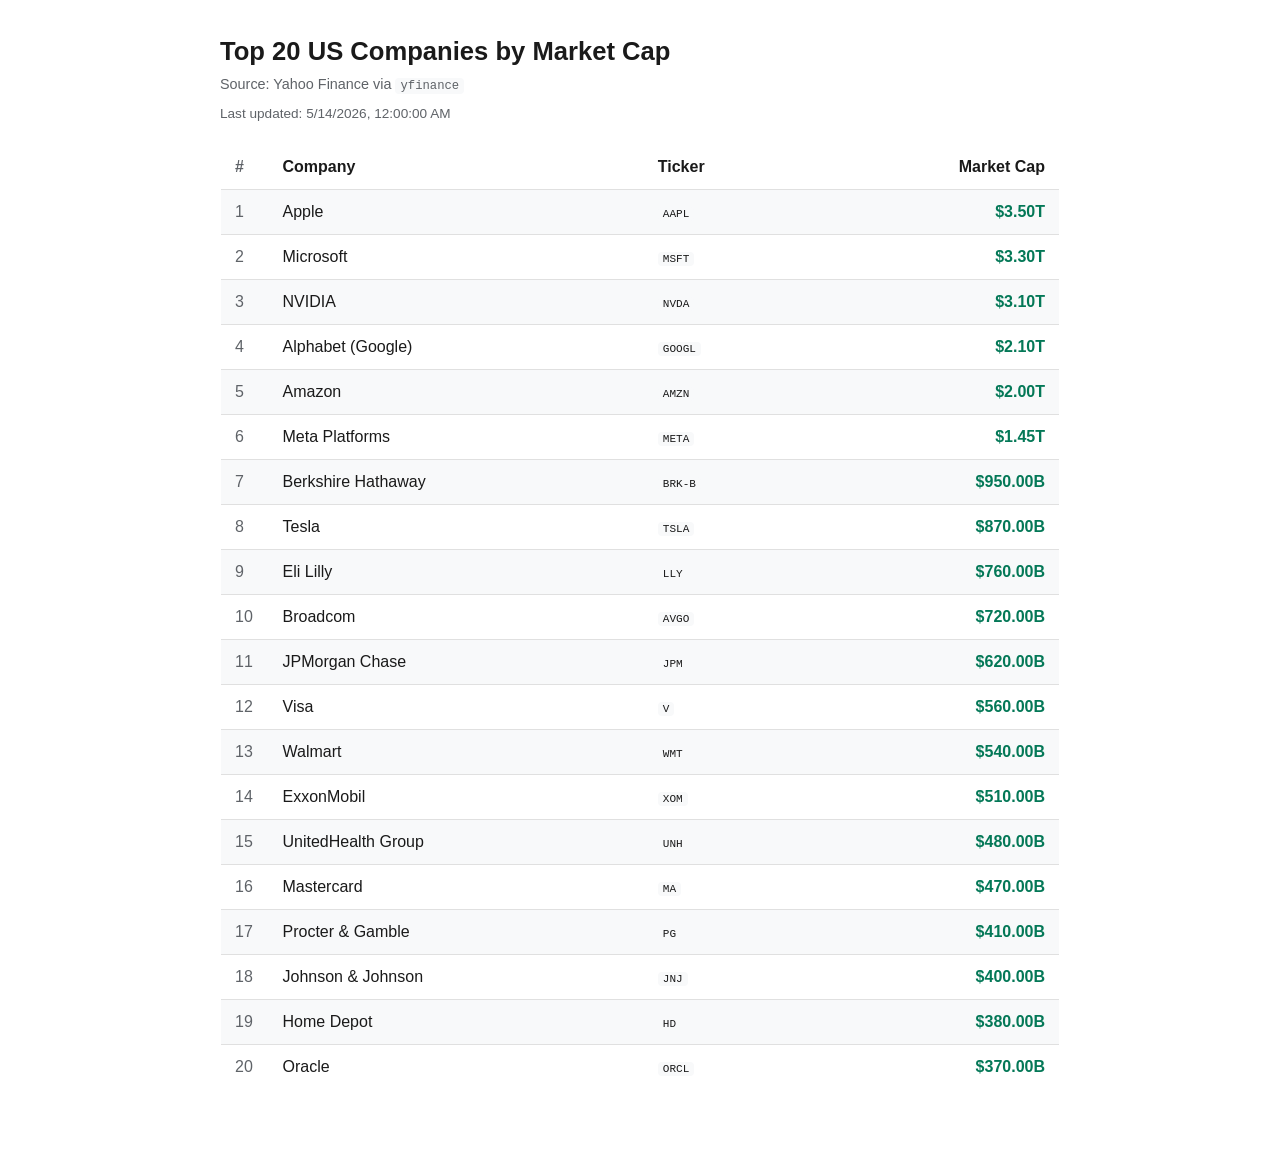
<file: MarketCapApp/index.html>
<!doctype html>
<html lang="en">
  <head>
    <meta charset="utf-8" />
    <meta name="viewport" content="width=device-width, initial-scale=1" />
    <title>Top 20 US Companies by Market Cap</title>
    <link rel="stylesheet" href="styles.css" />
  </head>
  <body>
    <main>
      <header>
        <h1>Top 20 US Companies by Market Cap</h1>
        <p class="subtitle">Source: Yahoo Finance via <code>yfinance</code></p>
        <p class="meta" id="meta">Loading…</p>
      </header>

      <table id="table" hidden>
        <thead>
          <tr>
            <th class="rank">#</th>
            <th>Company</th>
            <th>Ticker</th>
            <th class="num">Market Cap</th>
          </tr>
        </thead>
        <tbody id="rows"></tbody>
      </table>

      <p id="error" class="error" hidden></p>
    </main>

    <script src="app.js"></script>
  </body>
</html>
</file>
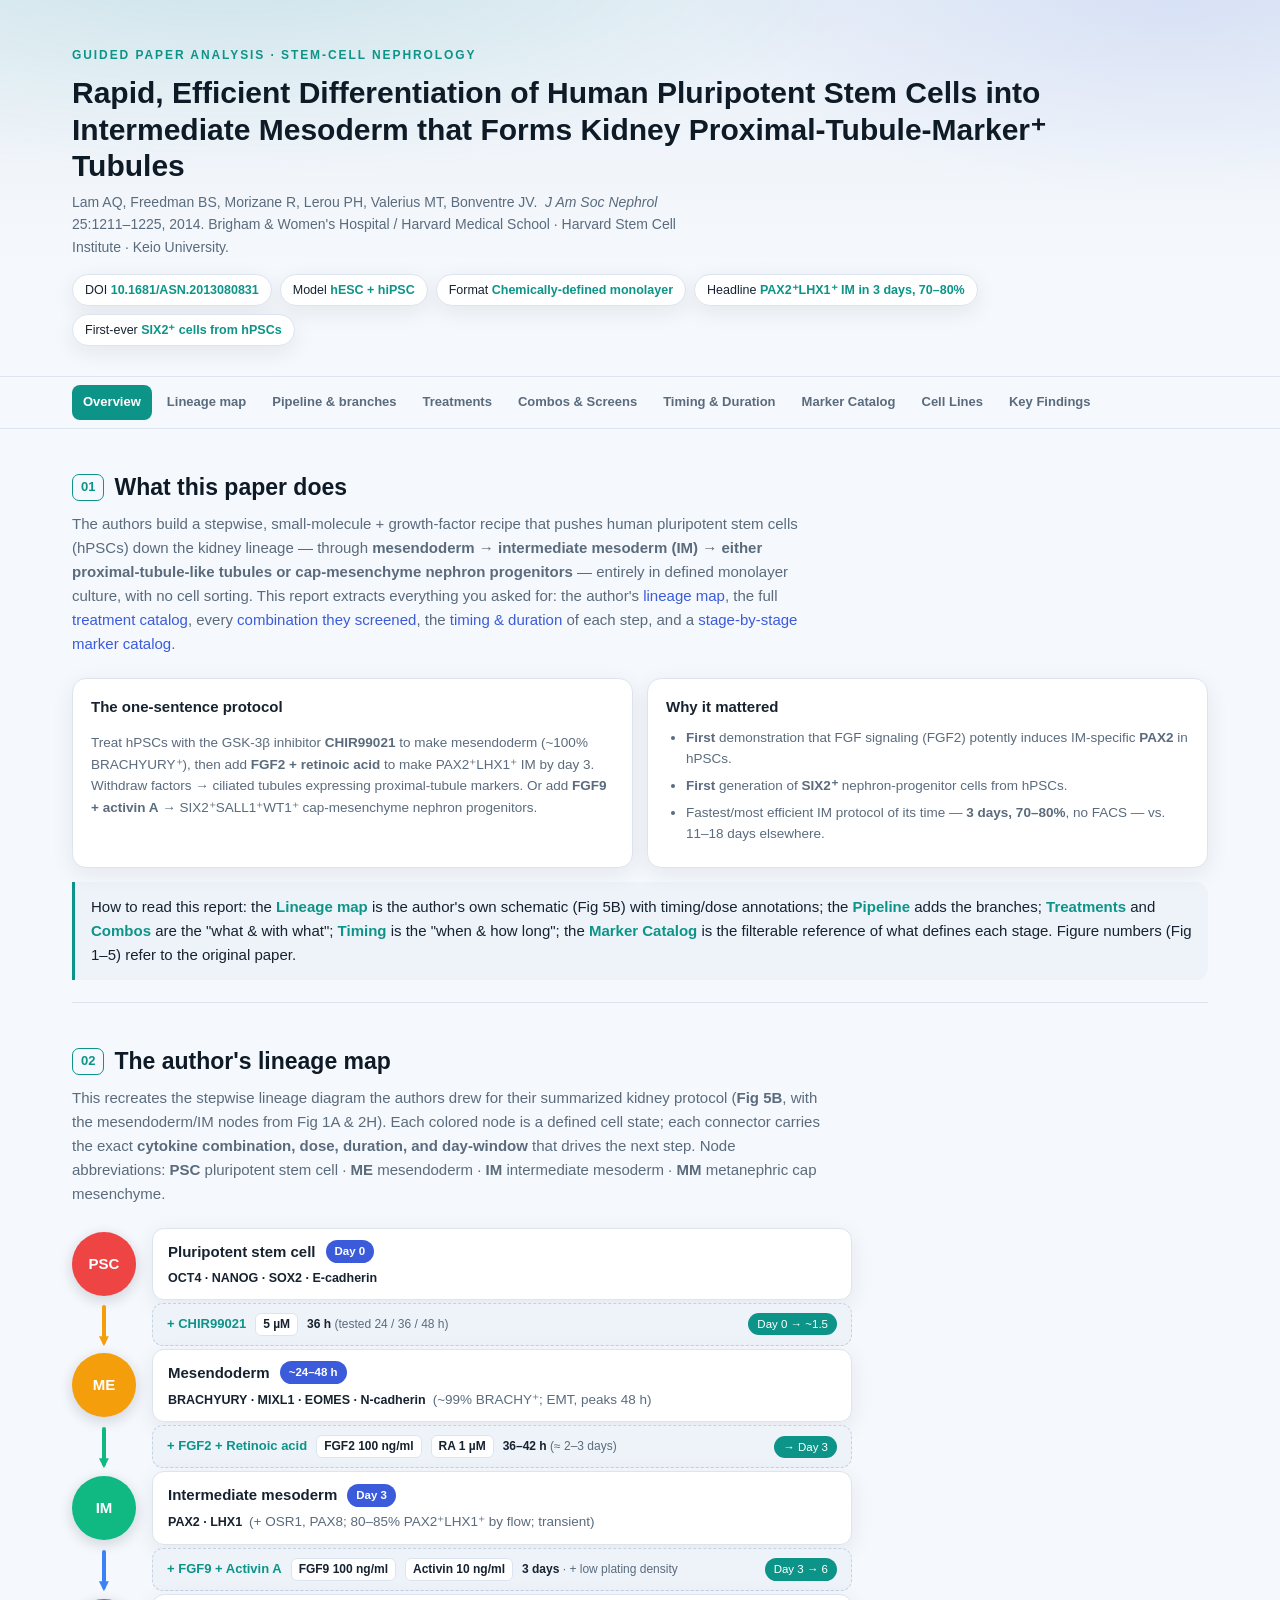
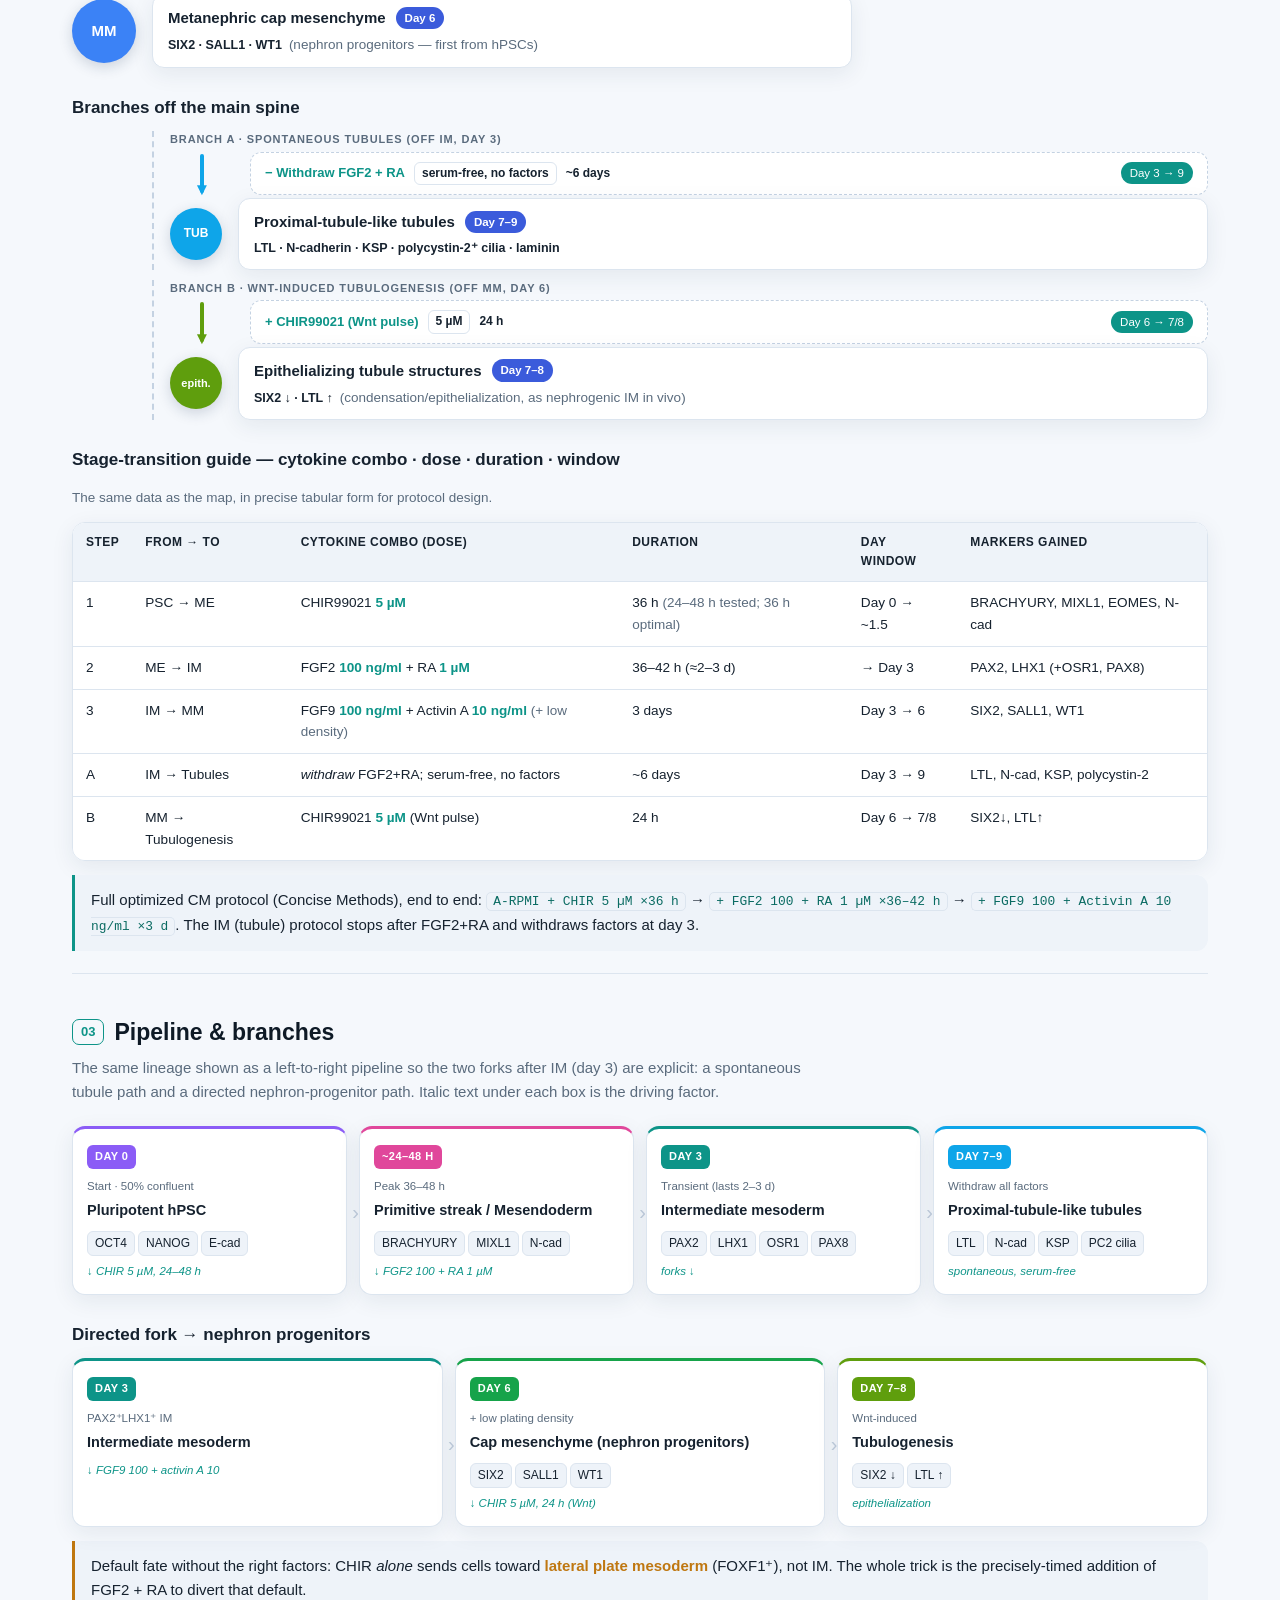
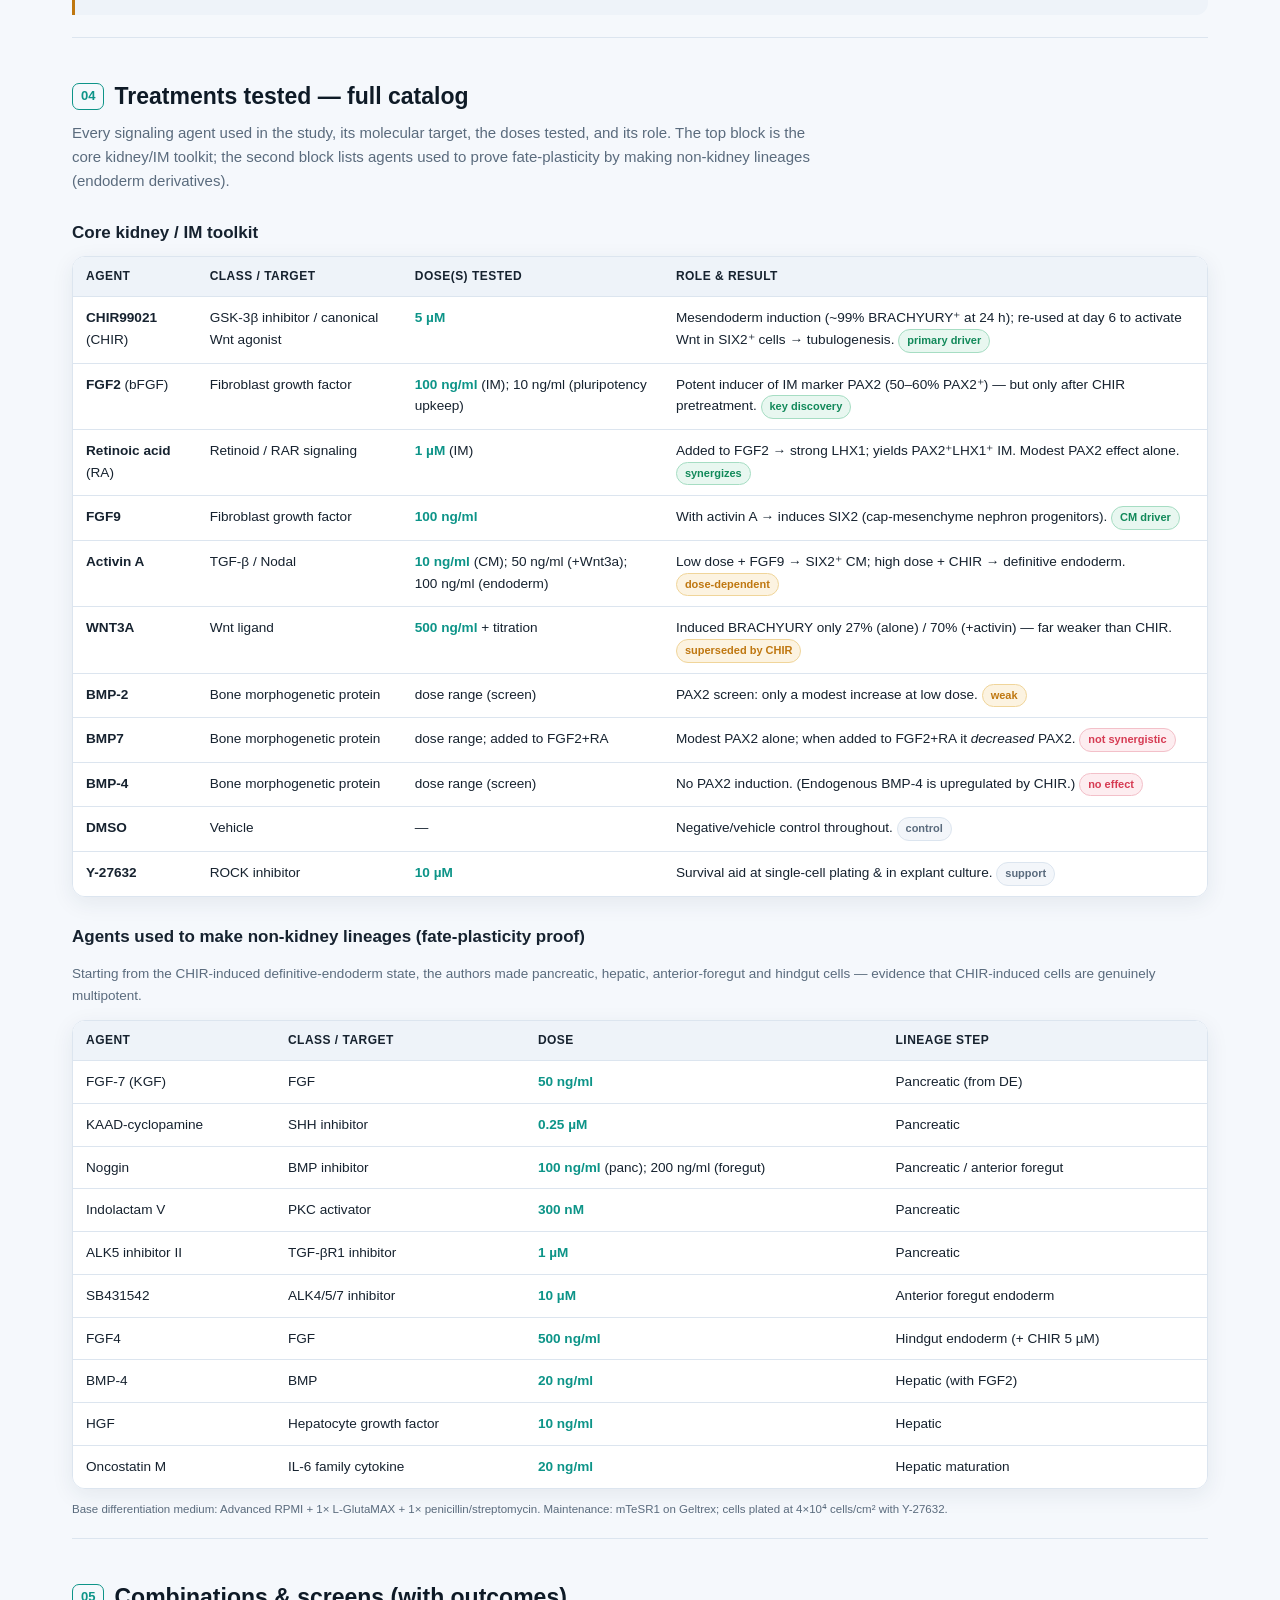
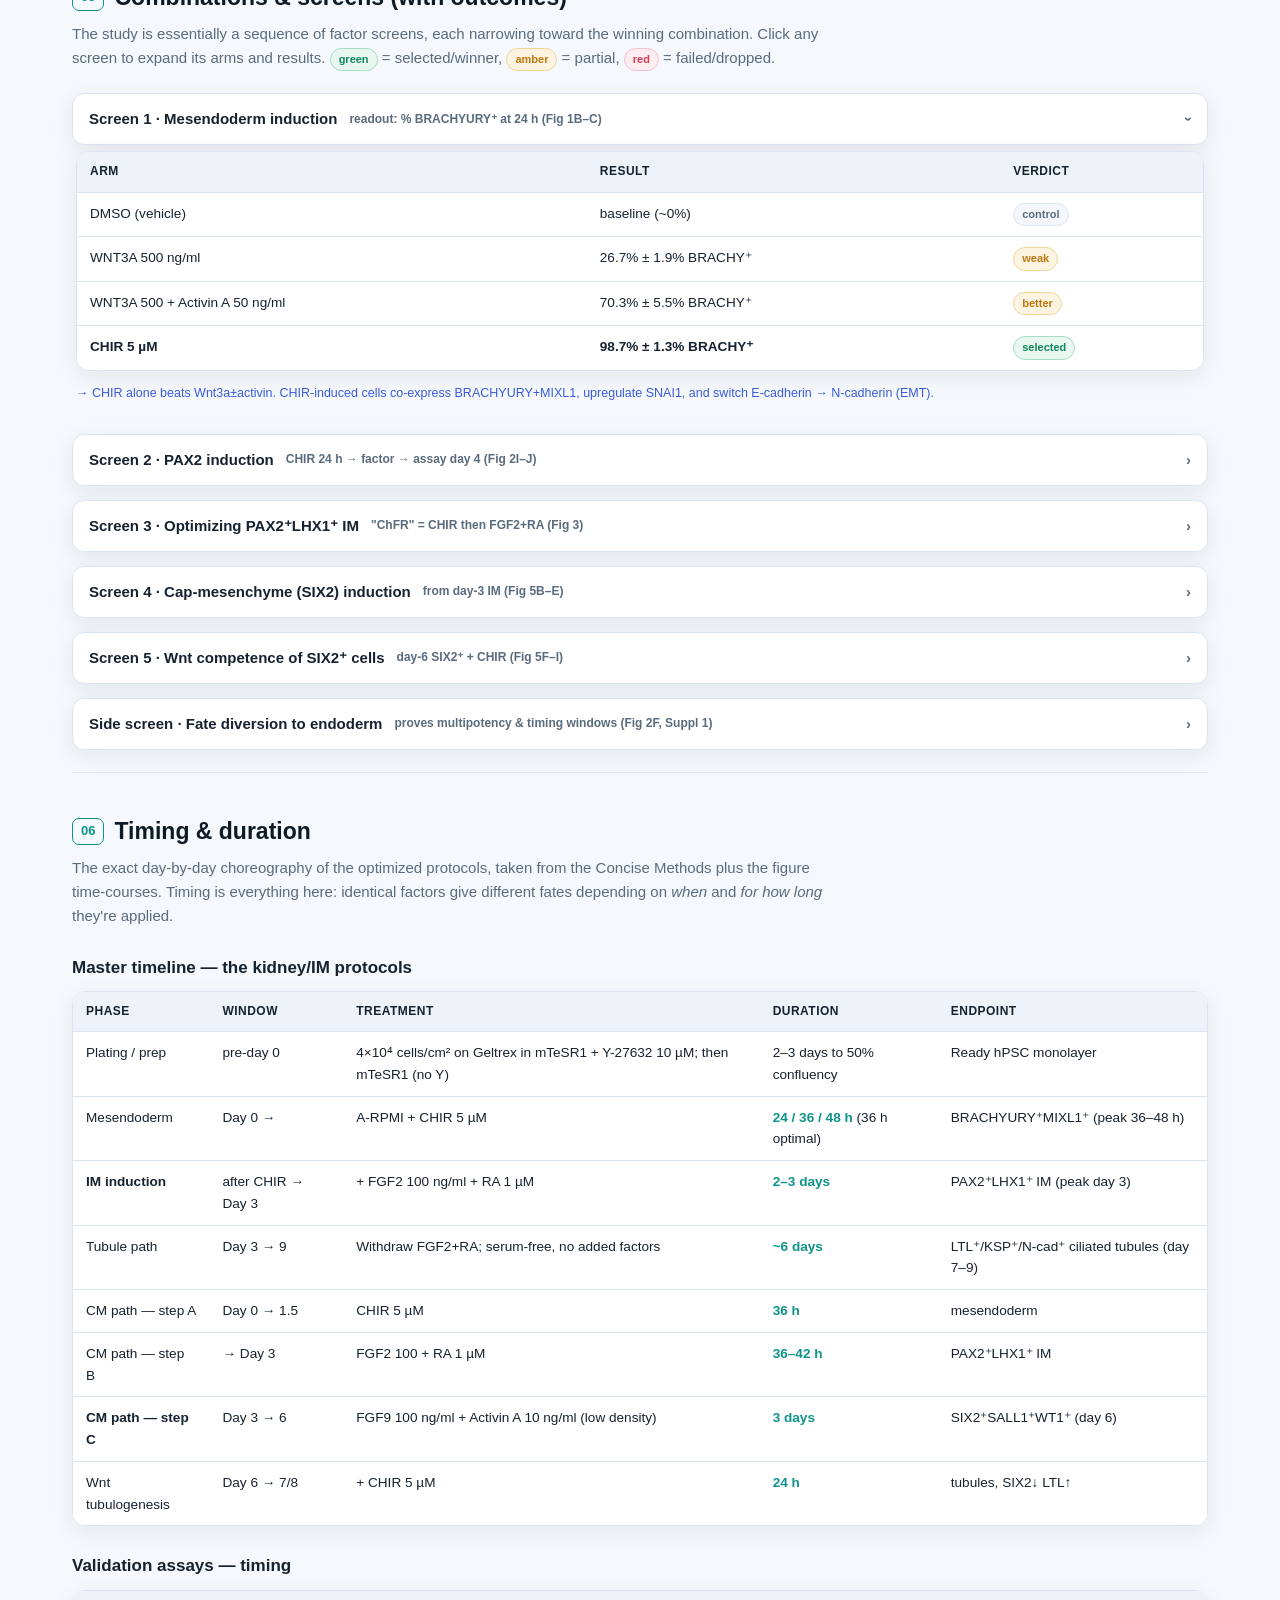
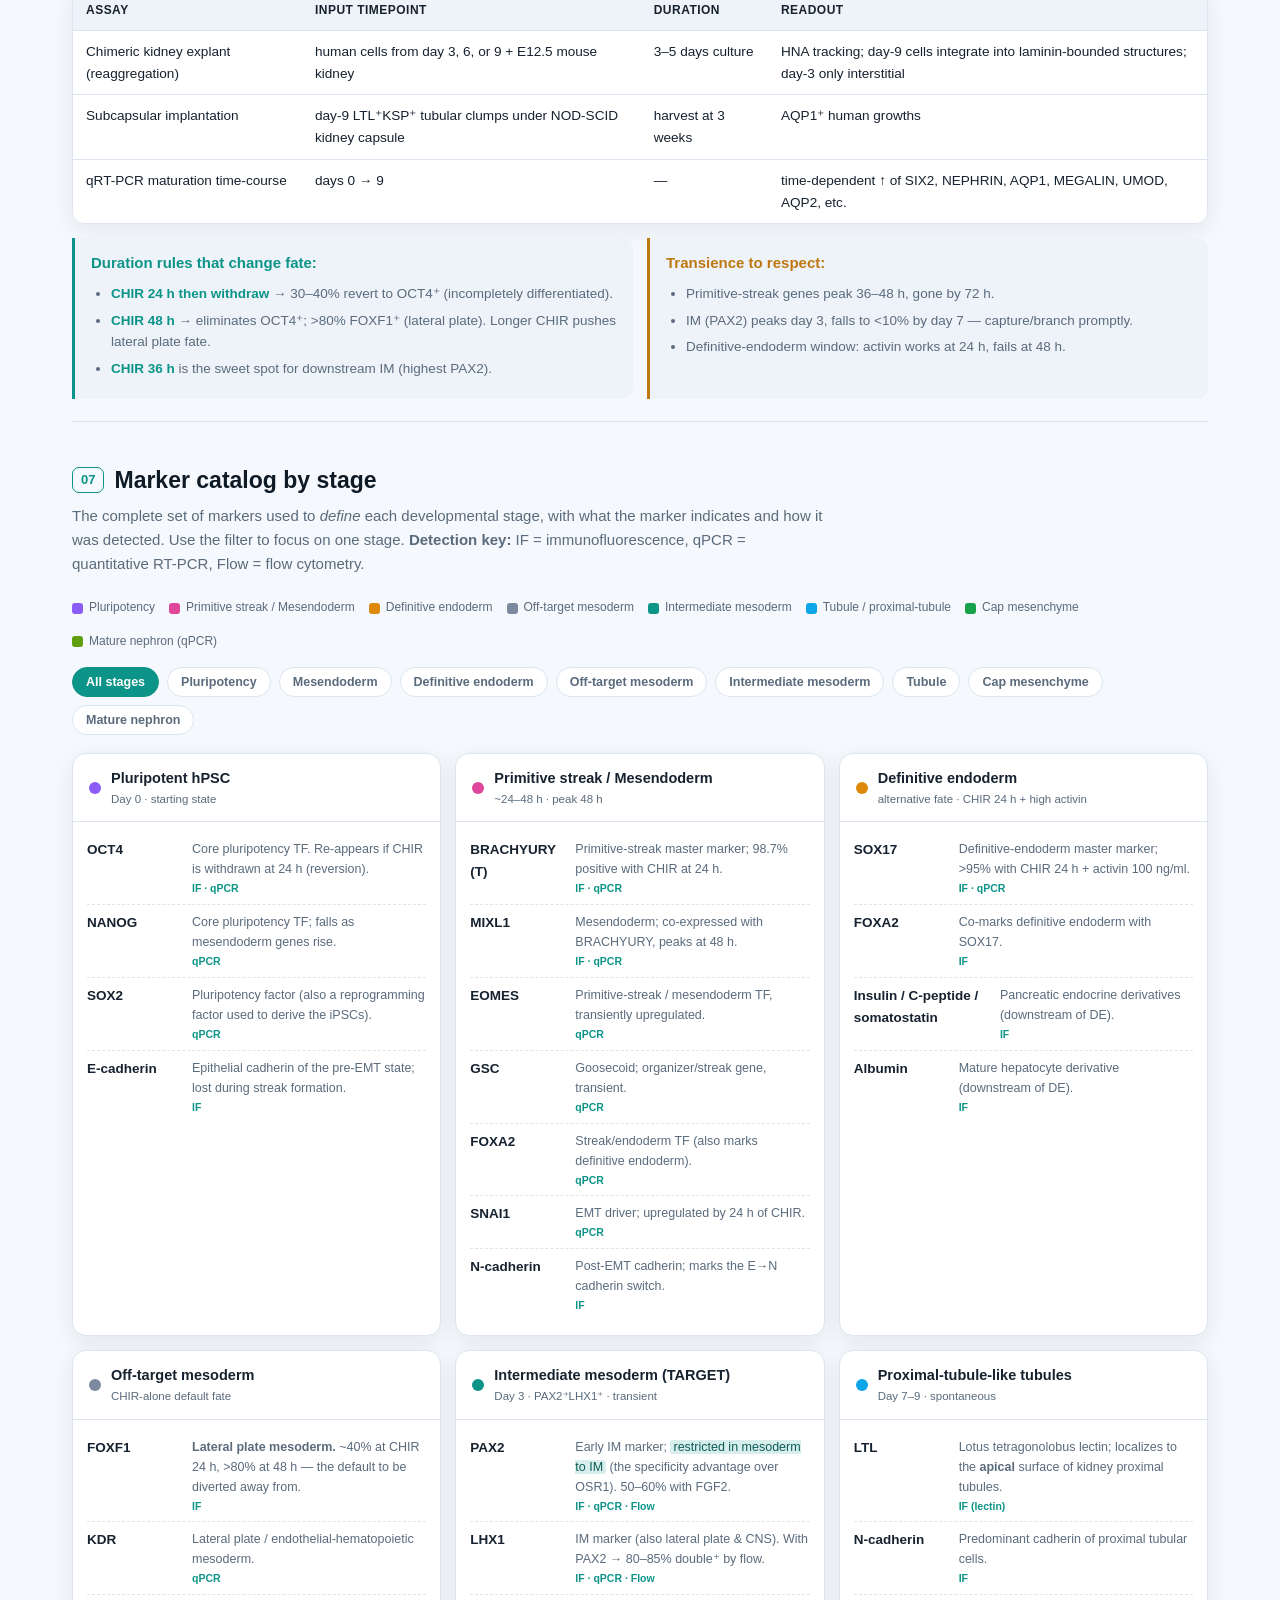
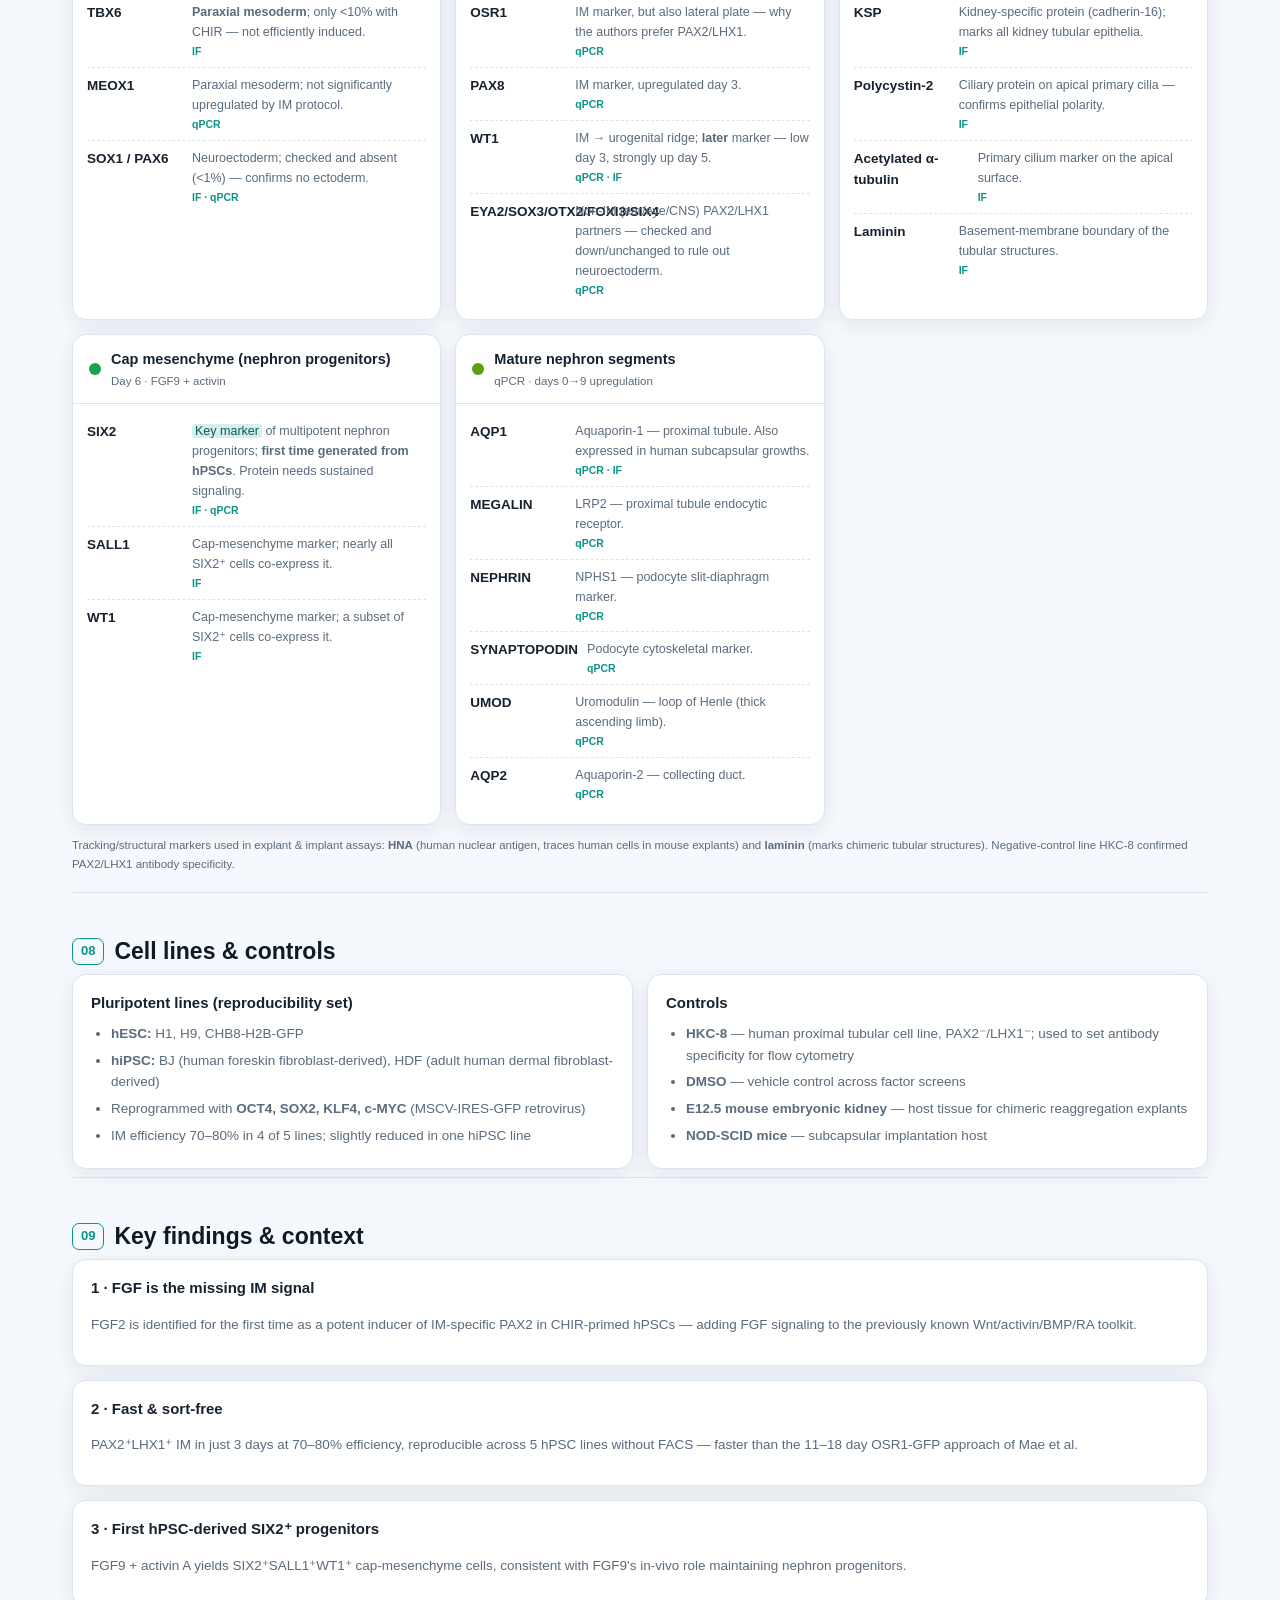
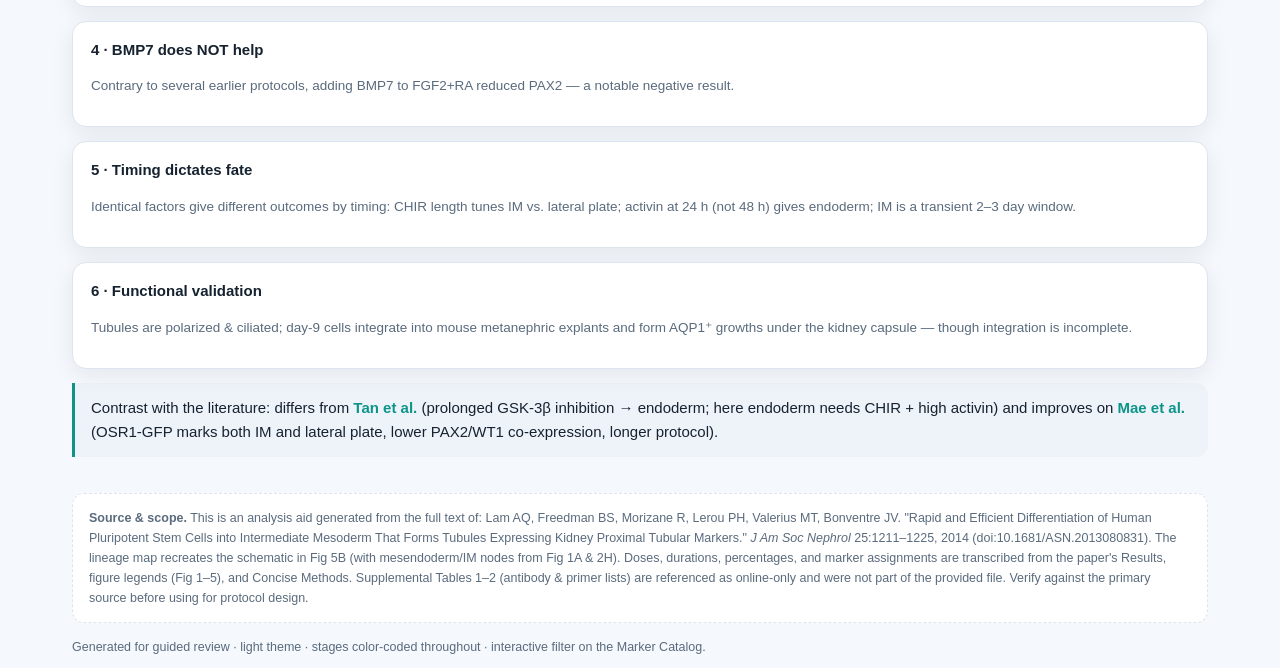
<file: kidney-IM-differentiation-report.html>
<!DOCTYPE html>
<html lang="en">
<head>
<meta charset="UTF-8">
<meta name="viewport" content="width=device-width, initial-scale=1.0">
<title>Guided Analysis · hPSC → Intermediate Mesoderm (Lam et al., JASN 2014)</title>
<style>
  :root{
    --bg:#f5f8fc; --panel:#ffffff; --panel2:#eef3f9; --ink:#16222f; --muted:#5a6b7d;
    --line:#dce5ef; --accent:#0d9488; --accent2:#3b5bdb; --warn:#bf7710; --bad:#d63b53;
    --good:#12895a; --chip:#eef3f9; --shadow:0 6px 22px rgba(22,45,75,.08);
    --pluri:#8b5cf6; --strk:#e0479b; --de:#dd8a0b; --offm:#7c8aa0; --im:#0d9488;
    --tub:#0ea5e9; --cm:#16a34a; --mat:#5f9e0d;
    --nPSC:#ef4444; --nME:#f59e0b; --nIM:#10b981; --nMM:#3b82f6; --nTUB:#0ea5e9;
  }
  *{box-sizing:border-box}
  html{scroll-behavior:smooth}
  body{margin:0;background:linear-gradient(180deg,#e9f0f8,#f5f8fc 260px);color:var(--ink);
    font:15px/1.6 -apple-system,BlinkMacSystemFont,"Segoe UI",Roboto,Helvetica,Arial,sans-serif;}
  a{color:var(--accent2);text-decoration:none}
  a:hover{text-decoration:underline}
  .wrap{max-width:1180px;margin:0 auto;padding:0 22px}
  code{background:var(--panel2);border:1px solid var(--line);border-radius:5px;padding:1px 6px;font-size:.86em;color:#0a6b62}

  /* Header */
  header.hero{position:relative;padding:46px 0 30px;border-bottom:1px solid var(--line);
    background:radial-gradient(1100px 360px at 18% -10%,rgba(13,148,136,.12),transparent 60%),
               radial-gradient(900px 360px at 92% 0%,rgba(59,91,219,.10),transparent 55%);}
  .kicker{letter-spacing:.16em;text-transform:uppercase;font-size:12px;color:var(--accent);font-weight:700}
  h1.title{font-size:30px;line-height:1.22;margin:10px 0 6px;font-weight:800;max-width:62ch;color:#0e1a26}
  .byline{color:var(--muted);font-size:14px;max-width:80ch}
  .meta{display:flex;flex-wrap:wrap;gap:8px;margin-top:16px}
  .meta .pill{background:#fff;border:1px solid var(--line);border-radius:999px;padding:5px 12px;font-size:12.5px;color:var(--ink);box-shadow:var(--shadow)}
  .meta .pill b{color:var(--accent)}

  /* Nav */
  nav.toc{position:sticky;top:0;z-index:50;background:rgba(245,248,252,.9);backdrop-filter:blur(8px);
    border-bottom:1px solid var(--line)}
  nav.toc .wrap{display:flex;gap:4px;flex-wrap:wrap;padding-top:8px;padding-bottom:8px}
  nav.toc a{color:var(--muted);font-size:13px;font-weight:600;padding:7px 11px;border-radius:8px;white-space:nowrap}
  nav.toc a:hover{color:var(--ink);background:var(--panel2);text-decoration:none}
  nav.toc a.active{color:#fff;background:var(--accent)}

  section{padding:40px 0 8px;border-bottom:1px solid var(--line)}
  section:last-of-type{border-bottom:none}
  h2{font-size:23px;margin:0 0 4px;font-weight:800;display:flex;align-items:center;gap:10px;color:#0e1a26}
  h2 .num{font-size:13px;color:var(--accent);border:1px solid var(--accent);border-radius:7px;
    padding:2px 8px;font-weight:700}
  .lead{color:var(--muted);max-width:90ch;margin:6px 0 22px}
  h3{font-size:17px;margin:26px 0 10px;font-weight:700;color:#16222f}
  .note{color:var(--muted);font-size:13.5px}

  .grid{display:grid;gap:14px}
  .card{background:var(--panel);border:1px solid var(--line);border-radius:14px;padding:16px 18px;box-shadow:var(--shadow)}
  .card h4{margin:0 0 8px;font-size:15px}

  /* Lineage map (faithful to Fig 5B) */
  .lineage{display:flex;flex-direction:column;max-width:780px;margin:8px 0 6px}
  .ln-stage{display:flex;align-items:center;gap:16px}
  .ln-node{width:64px;height:64px;border-radius:50%;flex:0 0 auto;display:flex;align-items:center;justify-content:center;
    color:#fff;font-weight:800;font-size:15px;box-shadow:0 4px 14px rgba(22,45,75,.18)}
  .ln-info{flex:1;background:var(--panel);border:1px solid var(--line);border-radius:12px;padding:11px 15px;box-shadow:var(--shadow)}
  .ln-name{font-weight:800;font-size:15px;display:flex;align-items:center;gap:10px;flex-wrap:wrap}
  .ln-day{font-size:11.5px;font-weight:700;color:#fff;background:var(--accent2);border-radius:999px;padding:2px 9px}
  .ln-mk{font-size:12.5px;color:var(--muted);margin-top:4px}
  .ln-mk b{color:var(--ink);font-weight:700}
  .ln-edge{display:flex;align-items:stretch;gap:16px;margin:3px 0}
  .ln-rail{width:64px;flex:0 0 auto;display:flex;justify-content:center;position:relative}
  .ln-rail i{width:4px;border-radius:3px;background:var(--rail,#cbd5e1);margin:2px 0}
  .ln-rail .tip{position:absolute;bottom:-3px;left:50%;transform:translateX(-50%);color:var(--rail,#94a3b8);font-size:17px;line-height:1}
  .ln-cyto{flex:1;background:var(--panel2);border:1px dashed #c4d2e2;border-radius:11px;padding:9px 14px;display:flex;flex-wrap:wrap;gap:9px;align-items:center}
  .ln-factor{font-weight:800;font-size:13px;color:var(--accent)}
  .ln-dose{font-size:12px;font-weight:700;color:var(--ink);background:#fff;border:1px solid var(--line);border-radius:6px;padding:1px 7px;white-space:nowrap}
  .ln-dur{font-size:12px;color:var(--muted)}
  .ln-dur b{color:var(--ink)}
  .ln-win{font-size:11.5px;color:#fff;background:var(--accent);border-radius:999px;padding:2px 9px;margin-left:auto;white-space:nowrap}
  .ln-branch{margin:3px 0 3px 80px;border-left:2px dashed #c4d2e2;padding-left:16px}
  .ln-branch .ln-cyto{background:#fff}
  .branchhead{font-size:11px;text-transform:uppercase;letter-spacing:.08em;color:var(--muted);font-weight:700;margin:2px 0 2px}

  /* Roadmap pipeline */
  .road{display:grid;grid-template-columns:repeat(auto-fit,minmax(150px,1fr));gap:12px;margin:8px 0 6px}
  .step{position:relative;background:var(--panel);border:1px solid var(--line);border-radius:13px;padding:14px;box-shadow:var(--shadow)}
  .step .tag{font-size:11px;letter-spacing:.04em;text-transform:uppercase;font-weight:700;color:#fff;
    display:inline-block;padding:3px 8px;border-radius:6px;margin-bottom:8px}
  .step .when{font-size:11.5px;color:var(--muted)}
  .step .what{font-weight:700;margin:4px 0 6px;font-size:14.5px}
  .step .mk{font-size:12px;color:var(--ink);background:var(--chip);border:1px solid var(--line);
    border-radius:6px;padding:2px 7px;display:inline-block;margin:2px 3px 0 0}
  .step .arrow{position:absolute;right:-13px;top:50%;transform:translateY(-50%);color:#b9c6d6;font-size:20px;z-index:2}
  .flowfactor{font-size:11.5px;color:var(--accent);margin-top:6px;font-style:italic}

  /* Tables */
  .tablewrap{overflow:auto;border:1px solid var(--line);border-radius:13px;box-shadow:var(--shadow)}
  table{border-collapse:collapse;width:100%;min-width:640px;background:var(--panel)}
  th,td{text-align:left;padding:10px 13px;border-bottom:1px solid var(--line);vertical-align:top;font-size:13.6px}
  thead th{background:var(--panel2);position:sticky;top:0;color:var(--ink);font-size:12px;letter-spacing:.04em;
    text-transform:uppercase}
  tbody tr:hover{background:#f0f5fb}
  tbody tr:last-child td{border-bottom:none}
  td .dose{color:var(--accent);font-weight:700;white-space:nowrap}
  .badge{display:inline-block;font-size:11px;font-weight:700;padding:2px 8px;border-radius:999px;border:1px solid}
  .b-win{color:var(--good);border-color:#a6ddc3;background:#e8f7f0}
  .b-no{color:var(--bad);border-color:#f3c0c9;background:#fdedf0}
  .b-mid{color:var(--warn);border-color:#f0d59a;background:#fcf3e1}
  .b-ctrl{color:var(--muted);border-color:var(--line);background:#f3f6fa}

  /* Combo screens */
  .screen{margin:14px 0}
  .screen summary{cursor:pointer;list-style:none;display:flex;align-items:center;gap:12px;
    background:var(--panel);border:1px solid var(--line);border-radius:12px;padding:13px 16px;font-weight:700;box-shadow:var(--shadow)}
  .screen summary::-webkit-details-marker{display:none}
  .screen summary .chev{margin-left:auto;color:var(--muted);transition:transform .2s}
  .screen[open] summary .chev{transform:rotate(90deg)}
  .screen summary .q{font-size:12px;color:var(--muted);font-weight:600}
  .screen .body{padding:6px 4px 4px}
  .readout{font-size:12.5px;color:var(--accent2)}

  /* Marker catalog */
  .filters{display:flex;flex-wrap:wrap;gap:8px;margin:6px 0 18px}
  .filters button{background:#fff;color:var(--muted);border:1px solid var(--line);border-radius:999px;
    padding:7px 13px;font-size:12.5px;font-weight:700;cursor:pointer;transition:.15s}
  .filters button:hover{color:var(--ink);border-color:#c4d2e2}
  .filters button.on{color:#fff;background:var(--accent);border-color:var(--accent)}
  .stagegrid{display:grid;grid-template-columns:repeat(auto-fill,minmax(290px,1fr));gap:14px}
  .stageblock{border:1px solid var(--line);border-radius:14px;overflow:hidden;background:var(--panel);box-shadow:var(--shadow)}
  .stageblock .head{padding:13px 16px;border-bottom:1px solid var(--line);display:flex;align-items:center;gap:10px}
  .stageblock .head .dot{width:12px;height:12px;border-radius:50%;flex:0 0 auto}
  .stageblock .head .nm{font-weight:800;font-size:14.5px}
  .stageblock .head .sub{font-size:11.5px;color:var(--muted)}
  .stageblock .body{padding:10px 14px 14px}
  .mrow{display:flex;gap:9px;padding:7px 0;border-bottom:1px dashed var(--line)}
  .mrow:last-child{border-bottom:none}
  .mrow .gene{font-weight:700;font-size:13.5px;min-width:96px}
  .mrow .desc{font-size:12.5px;color:var(--muted)}
  .mrow .det{font-size:10.5px;color:var(--accent);font-weight:700;white-space:nowrap;margin-top:1px}
  .stageblock.dim{display:none}

  .legend{display:flex;flex-wrap:wrap;gap:14px;margin:4px 0 16px;font-size:12px;color:var(--muted)}
  .legend span{display:inline-flex;align-items:center;gap:6px}
  .legend i{width:11px;height:11px;border-radius:3px;display:inline-block}

  .callout{border-left:3px solid var(--accent);background:var(--panel2);border-radius:0 12px 12px 0;
    padding:13px 16px;margin:14px 0;color:var(--ink)}
  .callout.warn{border-left-color:var(--warn)}
  .callout b{color:var(--accent)}
  .callout.warn b{color:var(--warn)}

  ul.clean{margin:6px 0;padding-left:20px}
  ul.clean li{margin:5px 0}
  .two{display:grid;grid-template-columns:1fr 1fr;gap:14px}
  @media(max-width:760px){.two{grid-template-columns:1fr}.ln-branch{margin-left:20px}}

  footer{padding:30px 0 60px;color:var(--muted);font-size:12.5px}
  .disclaim{background:var(--panel);border:1px dashed var(--line);border-radius:12px;padding:14px 16px;margin-top:14px}
  .src{font-size:11.5px;color:var(--muted)}
  mark{background:rgba(13,148,136,.16);color:#0a5c54;padding:0 3px;border-radius:3px}
</style>
</head>
<body>

<header class="hero">
  <div class="wrap">
    <div class="kicker">Guided Paper Analysis · Stem-cell Nephrology</div>
    <h1 class="title">Rapid, Efficient Differentiation of Human Pluripotent Stem Cells into Intermediate Mesoderm that Forms Kidney Proximal-Tubule-Marker⁺ Tubules</h1>
    <div class="byline">Lam AQ, Freedman BS, Morizane R, Lerou PH, Valerius MT, Bonventre JV. &nbsp;<i>J Am Soc Nephrol</i> 25:1211–1225, 2014. Brigham &amp; Women's Hospital / Harvard Medical School · Harvard Stem Cell Institute · Keio University.</div>
    <div class="meta">
      <span class="pill">DOI <b>10.1681/ASN.2013080831</b></span>
      <span class="pill">Model <b>hESC + hiPSC</b></span>
      <span class="pill">Format <b>Chemically-defined monolayer</b></span>
      <span class="pill">Headline <b>PAX2⁺LHX1⁺ IM in 3 days, 70–80%</b></span>
      <span class="pill">First-ever <b>SIX2⁺ cells from hPSCs</b></span>
    </div>
  </div>
</header>

<nav class="toc">
  <div class="wrap">
    <a href="#overview">Overview</a>
    <a href="#lineage">Lineage map</a>
    <a href="#roadmap">Pipeline &amp; branches</a>
    <a href="#treatments">Treatments</a>
    <a href="#combos">Combos &amp; Screens</a>
    <a href="#timing">Timing &amp; Duration</a>
    <a href="#markers">Marker Catalog</a>
    <a href="#lines">Cell Lines</a>
    <a href="#findings">Key Findings</a>
  </div>
</nav>

<main class="wrap">

<!-- OVERVIEW -->
<section id="overview">
  <h2><span class="num">01</span> What this paper does</h2>
  <p class="lead">The authors build a stepwise, small-molecule + growth-factor recipe that pushes human pluripotent stem cells (hPSCs) down the kidney lineage — through <b>mesendoderm → intermediate mesoderm (IM) → either proximal-tubule-like tubules or cap-mesenchyme nephron progenitors</b> — entirely in defined monolayer culture, with no cell sorting. This report extracts everything you asked for: the author's <a href="#lineage">lineage map</a>, the full <a href="#treatments">treatment catalog</a>, every <a href="#combos">combination they screened</a>, the <a href="#timing">timing &amp; duration</a> of each step, and a <a href="#markers">stage-by-stage marker catalog</a>.</p>

  <div class="two">
    <div class="card">
      <h4>The one-sentence protocol</h4>
      <p class="note">Treat hPSCs with the GSK-3β inhibitor <b>CHIR99021</b> to make mesendoderm (~100% BRACHYURY⁺), then add <b>FGF2 + retinoic acid</b> to make PAX2⁺LHX1⁺ IM by day 3. Withdraw factors → ciliated tubules expressing proximal-tubule markers. Or add <b>FGF9 + activin A</b> → SIX2⁺SALL1⁺WT1⁺ cap-mesenchyme nephron progenitors.</p>
    </div>
    <div class="card">
      <h4>Why it mattered</h4>
      <ul class="clean note">
        <li><b>First</b> demonstration that FGF signaling (FGF2) potently induces IM-specific <b>PAX2</b> in hPSCs.</li>
        <li><b>First</b> generation of <b>SIX2⁺</b> nephron-progenitor cells from hPSCs.</li>
        <li>Fastest/most efficient IM protocol of its time — <b>3 days, 70–80%</b>, no FACS — vs. 11–18 days elsewhere.</li>
      </ul>
    </div>
  </div>
  <div class="callout">How to read this report: the <b>Lineage map</b> is the author's own schematic (Fig 5B) with timing/dose annotations; the <b>Pipeline</b> adds the branches; <b>Treatments</b> and <b>Combos</b> are the "what &amp; with what"; <b>Timing</b> is the "when &amp; how long"; the <b>Marker Catalog</b> is the filterable reference of what defines each stage. Figure numbers (Fig 1–5) refer to the original paper.</div>
</section>

<!-- LINEAGE MAP -->
<section id="lineage">
  <h2><span class="num">02</span> The author's lineage map</h2>
  <p class="lead">This recreates the stepwise lineage diagram the authors drew for their summarized kidney protocol (<b>Fig 5B</b>, with the mesendoderm/IM nodes from Fig 1A &amp; 2H). Each colored node is a defined cell state; each connector carries the exact <b>cytokine combination, dose, duration, and day-window</b> that drives the next step. Node abbreviations: <b>PSC</b> pluripotent stem cell · <b>ME</b> mesendoderm · <b>IM</b> intermediate mesoderm · <b>MM</b> metanephric cap mesenchyme.</p>

  <div class="lineage">
    <!-- PSC -->
    <div class="ln-stage">
      <div class="ln-node" style="background:var(--nPSC)">PSC</div>
      <div class="ln-info">
        <div class="ln-name">Pluripotent stem cell <span class="ln-day">Day 0</span></div>
        <div class="ln-mk"><b>OCT4 · NANOG · SOX2 · E-cadherin</b></div>
      </div>
    </div>
    <!-- edge 1 -->
    <div class="ln-edge">
      <div class="ln-rail" style="--rail:var(--nME)"><i></i><span class="tip">▼</span></div>
      <div class="ln-cyto">
        <span class="ln-factor">+ CHIR99021</span>
        <span class="ln-dose">5 µM</span>
        <span class="ln-dur"><b>36 h</b> (tested 24 / 36 / 48 h)</span>
        <span class="ln-win">Day 0 → ~1.5</span>
      </div>
    </div>
    <!-- ME -->
    <div class="ln-stage">
      <div class="ln-node" style="background:var(--nME)">ME</div>
      <div class="ln-info">
        <div class="ln-name">Mesendoderm <span class="ln-day">~24–48 h</span></div>
        <div class="ln-mk"><b>BRACHYURY · MIXL1 · EOMES · N-cadherin</b> &nbsp;<span class="note">(~99% BRACHY⁺; EMT, peaks 48 h)</span></div>
      </div>
    </div>
    <!-- edge 2 -->
    <div class="ln-edge">
      <div class="ln-rail" style="--rail:var(--nIM)"><i></i><span class="tip">▼</span></div>
      <div class="ln-cyto">
        <span class="ln-factor">+ FGF2 + Retinoic acid</span>
        <span class="ln-dose">FGF2 100 ng/ml</span>
        <span class="ln-dose">RA 1 µM</span>
        <span class="ln-dur"><b>36–42 h</b> (≈ 2–3 days)</span>
        <span class="ln-win">→ Day 3</span>
      </div>
    </div>
    <!-- IM -->
    <div class="ln-stage">
      <div class="ln-node" style="background:var(--nIM)">IM</div>
      <div class="ln-info">
        <div class="ln-name">Intermediate mesoderm <span class="ln-day">Day 3</span></div>
        <div class="ln-mk"><b>PAX2 · LHX1</b> &nbsp;<span class="note">(+ OSR1, PAX8; 80–85% PAX2⁺LHX1⁺ by flow; transient)</span></div>
      </div>
    </div>
    <!-- edge 3 -->
    <div class="ln-edge">
      <div class="ln-rail" style="--rail:var(--nMM)"><i></i><span class="tip">▼</span></div>
      <div class="ln-cyto">
        <span class="ln-factor">+ FGF9 + Activin A</span>
        <span class="ln-dose">FGF9 100 ng/ml</span>
        <span class="ln-dose">Activin 10 ng/ml</span>
        <span class="ln-dur"><b>3 days</b> · + low plating density</span>
        <span class="ln-win">Day 3 → 6</span>
      </div>
    </div>
    <!-- MM -->
    <div class="ln-stage">
      <div class="ln-node" style="background:var(--nMM)">MM</div>
      <div class="ln-info">
        <div class="ln-name">Metanephric cap mesenchyme <span class="ln-day">Day 6</span></div>
        <div class="ln-mk"><b>SIX2 · SALL1 · WT1</b> &nbsp;<span class="note">(nephron progenitors — first from hPSCs)</span></div>
      </div>
    </div>
  </div>

  <h3>Branches off the main spine</h3>
  <div class="ln-branch">
    <div class="branchhead">Branch A · spontaneous tubules (off IM, Day 3)</div>
    <div class="ln-edge">
      <div class="ln-rail" style="--rail:var(--nTUB)"><i></i><span class="tip">▼</span></div>
      <div class="ln-cyto">
        <span class="ln-factor">− Withdraw FGF2 + RA</span>
        <span class="ln-dose">serum-free, no factors</span>
        <span class="ln-dur"><b>~6 days</b></span>
        <span class="ln-win">Day 3 → 9</span>
      </div>
    </div>
    <div class="ln-stage">
      <div class="ln-node" style="background:var(--nTUB);width:52px;height:52px;font-size:12px">TUB</div>
      <div class="ln-info">
        <div class="ln-name">Proximal-tubule-like tubules <span class="ln-day">Day 7–9</span></div>
        <div class="ln-mk"><b>LTL · N-cadherin · KSP · polycystin-2⁺ cilia · laminin</b></div>
      </div>
    </div>
  </div>

  <div class="ln-branch" style="margin-top:10px">
    <div class="branchhead">Branch B · Wnt-induced tubulogenesis (off MM, Day 6)</div>
    <div class="ln-edge">
      <div class="ln-rail" style="--rail:var(--mat)"><i></i><span class="tip">▼</span></div>
      <div class="ln-cyto">
        <span class="ln-factor">+ CHIR99021 (Wnt pulse)</span>
        <span class="ln-dose">5 µM</span>
        <span class="ln-dur"><b>24 h</b></span>
        <span class="ln-win">Day 6 → 7/8</span>
      </div>
    </div>
    <div class="ln-stage">
      <div class="ln-node" style="background:var(--mat);width:52px;height:52px;font-size:11px">epith.</div>
      <div class="ln-info">
        <div class="ln-name">Epithelializing tubule structures <span class="ln-day">Day 7–8</span></div>
        <div class="ln-mk"><b>SIX2 ↓ · LTL ↑</b> &nbsp;<span class="note">(condensation/epithelialization, as nephrogenic IM in vivo)</span></div>
      </div>
    </div>
  </div>

  <h3>Stage-transition guide — cytokine combo · dose · duration · window</h3>
  <p class="note">The same data as the map, in precise tabular form for protocol design.</p>
  <div class="tablewrap">
    <table>
      <thead><tr><th>Step</th><th>From → To</th><th>Cytokine combo (dose)</th><th>Duration</th><th>Day window</th><th>Markers gained</th></tr></thead>
      <tbody>
        <tr><td>1</td><td>PSC → ME</td><td>CHIR99021 <span class="dose">5 µM</span></td><td>36 h <span class="note">(24–48 h tested; 36 h optimal)</span></td><td>Day 0 → ~1.5</td><td>BRACHYURY, MIXL1, EOMES, N-cad</td></tr>
        <tr><td>2</td><td>ME → IM</td><td>FGF2 <span class="dose">100 ng/ml</span> + RA <span class="dose">1 µM</span></td><td>36–42 h (≈2–3 d)</td><td>→ Day 3</td><td>PAX2, LHX1 (+OSR1, PAX8)</td></tr>
        <tr><td>3</td><td>IM → MM</td><td>FGF9 <span class="dose">100 ng/ml</span> + Activin A <span class="dose">10 ng/ml</span> <span class="note">(+ low density)</span></td><td>3 days</td><td>Day 3 → 6</td><td>SIX2, SALL1, WT1</td></tr>
        <tr><td>A</td><td>IM → Tubules</td><td><i>withdraw</i> FGF2+RA; serum-free, no factors</td><td>~6 days</td><td>Day 3 → 9</td><td>LTL, N-cad, KSP, polycystin-2</td></tr>
        <tr><td>B</td><td>MM → Tubulogenesis</td><td>CHIR99021 <span class="dose">5 µM</span> (Wnt pulse)</td><td>24 h</td><td>Day 6 → 7/8</td><td>SIX2↓, LTL↑</td></tr>
      </tbody>
    </table>
  </div>
  <div class="callout">Full optimized CM protocol (Concise Methods), end to end: <code>A-RPMI + CHIR 5 µM ×36 h</code> → <code>+ FGF2 100 + RA 1 µM ×36–42 h</code> → <code>+ FGF9 100 + Activin A 10 ng/ml ×3 d</code>. The IM (tubule) protocol stops after FGF2+RA and withdraws factors at day 3.</div>
</section>

<!-- ROADMAP -->
<section id="roadmap">
  <h2><span class="num">03</span> Pipeline &amp; branches</h2>
  <p class="lead">The same lineage shown as a left-to-right pipeline so the two forks after IM (day 3) are explicit: a spontaneous tubule path and a directed nephron-progenitor path. Italic text under each box is the driving factor.</p>

  <div class="road">
    <div class="step" style="border-top:3px solid var(--pluri)">
      <span class="tag" style="background:var(--pluri)">Day 0</span>
      <div class="when">Start · 50% confluent</div>
      <div class="what">Pluripotent hPSC</div>
      <span class="mk">OCT4</span><span class="mk">NANOG</span><span class="mk">E-cad</span>
      <div class="flowfactor">↓ CHIR 5 µM, 24–48 h</div>
      <span class="arrow">›</span>
    </div>
    <div class="step" style="border-top:3px solid var(--strk)">
      <span class="tag" style="background:var(--strk)">~24–48 h</span>
      <div class="when">Peak 36–48 h</div>
      <div class="what">Primitive streak / Mesendoderm</div>
      <span class="mk">BRACHYURY</span><span class="mk">MIXL1</span><span class="mk">N-cad</span>
      <div class="flowfactor">↓ FGF2 100 + RA 1 µM</div>
      <span class="arrow">›</span>
    </div>
    <div class="step" style="border-top:3px solid var(--im)">
      <span class="tag" style="background:var(--im)">Day 3</span>
      <div class="when">Transient (lasts 2–3 d)</div>
      <div class="what">Intermediate mesoderm</div>
      <span class="mk">PAX2</span><span class="mk">LHX1</span><span class="mk">OSR1</span><span class="mk">PAX8</span>
      <div class="flowfactor">forks ↓</div>
      <span class="arrow">›</span>
    </div>
    <div class="step" style="border-top:3px solid var(--tub)">
      <span class="tag" style="background:var(--tub)">Day 7–9</span>
      <div class="when">Withdraw all factors</div>
      <div class="what">Proximal-tubule-like tubules</div>
      <span class="mk">LTL</span><span class="mk">N-cad</span><span class="mk">KSP</span><span class="mk">PC2 cilia</span>
      <div class="flowfactor">spontaneous, serum-free</div>
    </div>
  </div>

  <h3>Directed fork → nephron progenitors</h3>
  <div class="road">
    <div class="step" style="border-top:3px solid var(--im)">
      <span class="tag" style="background:var(--im)">Day 3</span>
      <div class="when">PAX2⁺LHX1⁺ IM</div>
      <div class="what">Intermediate mesoderm</div>
      <div class="flowfactor">↓ FGF9 100 + activin A 10</div>
      <span class="arrow">›</span>
    </div>
    <div class="step" style="border-top:3px solid var(--cm)">
      <span class="tag" style="background:var(--cm)">Day 6</span>
      <div class="when">+ low plating density</div>
      <div class="what">Cap mesenchyme (nephron progenitors)</div>
      <span class="mk">SIX2</span><span class="mk">SALL1</span><span class="mk">WT1</span>
      <div class="flowfactor">↓ CHIR 5 µM, 24 h (Wnt)</div>
      <span class="arrow">›</span>
    </div>
    <div class="step" style="border-top:3px solid var(--mat)">
      <span class="tag" style="background:var(--mat)">Day 7–8</span>
      <div class="when">Wnt-induced</div>
      <div class="what">Tubulogenesis</div>
      <span class="mk">SIX2 ↓</span><span class="mk">LTL ↑</span>
      <div class="flowfactor">epithelialization</div>
    </div>
  </div>

  <div class="callout warn">Default fate without the right factors: CHIR <i>alone</i> sends cells toward <b>lateral plate mesoderm</b> (FOXF1⁺), not IM. The whole trick is the precisely-timed addition of FGF2 + RA to divert that default.</div>
</section>

<!-- TREATMENTS -->
<section id="treatments">
  <h2><span class="num">04</span> Treatments tested — full catalog</h2>
  <p class="lead">Every signaling agent used in the study, its molecular target, the doses tested, and its role. The top block is the core kidney/IM toolkit; the second block lists agents used to prove fate-plasticity by making non-kidney lineages (endoderm derivatives).</p>

  <h3>Core kidney / IM toolkit</h3>
  <div class="tablewrap">
    <table>
      <thead><tr><th>Agent</th><th>Class / target</th><th>Dose(s) tested</th><th>Role &amp; result</th></tr></thead>
      <tbody>
        <tr><td><b>CHIR99021</b> (CHIR)</td><td>GSK-3β inhibitor / canonical Wnt agonist</td><td><span class="dose">5 µM</span></td><td>Mesendoderm induction (~99% BRACHYURY⁺ at 24 h); re-used at day 6 to activate Wnt in SIX2⁺ cells → tubulogenesis. <span class="badge b-win">primary driver</span></td></tr>
        <tr><td><b>FGF2</b> (bFGF)</td><td>Fibroblast growth factor</td><td><span class="dose">100 ng/ml</span> (IM); 10 ng/ml (pluripotency upkeep)</td><td>Potent inducer of IM marker PAX2 (50–60% PAX2⁺) — but only after CHIR pretreatment. <span class="badge b-win">key discovery</span></td></tr>
        <tr><td><b>Retinoic acid</b> (RA)</td><td>Retinoid / RAR signaling</td><td><span class="dose">1 µM</span> (IM)</td><td>Added to FGF2 → strong LHX1; yields PAX2⁺LHX1⁺ IM. Modest PAX2 effect alone. <span class="badge b-win">synergizes</span></td></tr>
        <tr><td><b>FGF9</b></td><td>Fibroblast growth factor</td><td><span class="dose">100 ng/ml</span></td><td>With activin A → induces SIX2 (cap-mesenchyme nephron progenitors). <span class="badge b-win">CM driver</span></td></tr>
        <tr><td><b>Activin A</b></td><td>TGF-β / Nodal</td><td><span class="dose">10 ng/ml</span> (CM); 50 ng/ml (+Wnt3a); 100 ng/ml (endoderm)</td><td>Low dose + FGF9 → SIX2⁺ CM; high dose + CHIR → definitive endoderm. <span class="badge b-mid">dose-dependent</span></td></tr>
        <tr><td><b>WNT3A</b></td><td>Wnt ligand</td><td><span class="dose">500 ng/ml</span> + titration</td><td>Induced BRACHYURY only 27% (alone) / 70% (+activin) — far weaker than CHIR. <span class="badge b-mid">superseded by CHIR</span></td></tr>
        <tr><td><b>BMP-2</b></td><td>Bone morphogenetic protein</td><td>dose range (screen)</td><td>PAX2 screen: only a modest increase at low dose. <span class="badge b-mid">weak</span></td></tr>
        <tr><td><b>BMP7</b></td><td>Bone morphogenetic protein</td><td>dose range; added to FGF2+RA</td><td>Modest PAX2 alone; when added to FGF2+RA it <i>decreased</i> PAX2. <span class="badge b-no">not synergistic</span></td></tr>
        <tr><td><b>BMP-4</b></td><td>Bone morphogenetic protein</td><td>dose range (screen)</td><td>No PAX2 induction. (Endogenous BMP-4 is upregulated by CHIR.) <span class="badge b-no">no effect</span></td></tr>
        <tr><td><b>DMSO</b></td><td>Vehicle</td><td>—</td><td>Negative/vehicle control throughout. <span class="badge b-ctrl">control</span></td></tr>
        <tr><td><b>Y-27632</b></td><td>ROCK inhibitor</td><td><span class="dose">10 µM</span></td><td>Survival aid at single-cell plating &amp; in explant culture. <span class="badge b-ctrl">support</span></td></tr>
      </tbody>
    </table>
  </div>

  <h3>Agents used to make non-kidney lineages (fate-plasticity proof)</h3>
  <p class="note">Starting from the CHIR-induced definitive-endoderm state, the authors made pancreatic, hepatic, anterior-foregut and hindgut cells — evidence that CHIR-induced cells are genuinely multipotent.</p>
  <div class="tablewrap">
    <table>
      <thead><tr><th>Agent</th><th>Class / target</th><th>Dose</th><th>Lineage step</th></tr></thead>
      <tbody>
        <tr><td>FGF-7 (KGF)</td><td>FGF</td><td><span class="dose">50 ng/ml</span></td><td>Pancreatic (from DE)</td></tr>
        <tr><td>KAAD-cyclopamine</td><td>SHH inhibitor</td><td><span class="dose">0.25 µM</span></td><td>Pancreatic</td></tr>
        <tr><td>Noggin</td><td>BMP inhibitor</td><td><span class="dose">100 ng/ml</span> (panc); 200 ng/ml (foregut)</td><td>Pancreatic / anterior foregut</td></tr>
        <tr><td>Indolactam V</td><td>PKC activator</td><td><span class="dose">300 nM</span></td><td>Pancreatic</td></tr>
        <tr><td>ALK5 inhibitor II</td><td>TGF-βR1 inhibitor</td><td><span class="dose">1 µM</span></td><td>Pancreatic</td></tr>
        <tr><td>SB431542</td><td>ALK4/5/7 inhibitor</td><td><span class="dose">10 µM</span></td><td>Anterior foregut endoderm</td></tr>
        <tr><td>FGF4</td><td>FGF</td><td><span class="dose">500 ng/ml</span></td><td>Hindgut endoderm (+ CHIR 5 µM)</td></tr>
        <tr><td>BMP-4</td><td>BMP</td><td><span class="dose">20 ng/ml</span></td><td>Hepatic (with FGF2)</td></tr>
        <tr><td>HGF</td><td>Hepatocyte growth factor</td><td><span class="dose">10 ng/ml</span></td><td>Hepatic</td></tr>
        <tr><td>Oncostatin M</td><td>IL-6 family cytokine</td><td><span class="dose">20 ng/ml</span></td><td>Hepatic maturation</td></tr>
      </tbody>
    </table>
  </div>
  <p class="src">Base differentiation medium: Advanced RPMI + 1× L-GlutaMAX + 1× penicillin/streptomycin. Maintenance: mTeSR1 on Geltrex; cells plated at 4×10⁴ cells/cm² with Y-27632.</p>
</section>

<!-- COMBOS -->
<section id="combos">
  <h2><span class="num">05</span> Combinations &amp; screens (with outcomes)</h2>
  <p class="lead">The study is essentially a sequence of factor screens, each narrowing toward the winning combination. Click any screen to expand its arms and results. <span class="badge b-win">green</span> = selected/winner, <span class="badge b-mid">amber</span> = partial, <span class="badge b-no">red</span> = failed/dropped.</p>

  <details class="screen" open>
    <summary>Screen 1 · Mesendoderm induction <span class="q">readout: % BRACHYURY⁺ at 24 h (Fig 1B–C)</span><span class="chev">›</span></summary>
    <div class="body">
      <div class="tablewrap"><table>
        <thead><tr><th>Arm</th><th>Result</th><th>Verdict</th></tr></thead>
        <tbody>
          <tr><td>DMSO (vehicle)</td><td>baseline (~0%)</td><td><span class="badge b-ctrl">control</span></td></tr>
          <tr><td>WNT3A 500 ng/ml</td><td>26.7% ± 1.9% BRACHY⁺</td><td><span class="badge b-mid">weak</span></td></tr>
          <tr><td>WNT3A 500 + Activin A 50 ng/ml</td><td>70.3% ± 5.5% BRACHY⁺</td><td><span class="badge b-mid">better</span></td></tr>
          <tr><td><b>CHIR 5 µM</b></td><td><b>98.7% ± 1.3% BRACHY⁺</b></td><td><span class="badge b-win">selected</span></td></tr>
        </tbody>
      </table></div>
      <p class="readout">→ CHIR alone beats Wnt3a±activin. CHIR-induced cells co-express BRACHYURY+MIXL1, upregulate SNAI1, and switch E-cadherin → N-cadherin (EMT).</p>
    </div>
  </details>

  <details class="screen">
    <summary>Screen 2 · PAX2 induction <span class="q">CHIR 24 h → factor → assay day 4 (Fig 2I–J)</span><span class="chev">›</span></summary>
    <div class="body">
      <div class="tablewrap"><table>
        <thead><tr><th>Factor added after CHIR</th><th>PAX2 result</th><th>Verdict</th></tr></thead>
        <tbody>
          <tr><td>Activin A (doses)</td><td>no PAX2</td><td><span class="badge b-no">no effect</span></td></tr>
          <tr><td>BMP-4 (doses)</td><td>no PAX2</td><td><span class="badge b-no">no effect</span></td></tr>
          <tr><td>BMP-2 (low dose)</td><td>modest ↑</td><td><span class="badge b-mid">weak</span></td></tr>
          <tr><td>BMP7 (low dose)</td><td>modest ↑</td><td><span class="badge b-mid">weak</span></td></tr>
          <tr><td>RA (low dose)</td><td>modest ↑</td><td><span class="badge b-mid">weak</span></td></tr>
          <tr><td><b>FGF2 100 ng/ml</b></td><td><b>~50–60% PAX2⁺</b></td><td><span class="badge b-win">selected</span></td></tr>
          <tr><td>FGF2 <i>without</i> CHIR pretreatment</td><td>no PAX2</td><td><span class="badge b-no">CHIR-dependent</span></td></tr>
        </tbody>
      </table></div>
      <p class="readout">→ FGF2 is the potent PAX2 inducer, but only on a CHIR-primed background. This is the paper's central mechanistic discovery.</p>
    </div>
  </details>

  <details class="screen">
    <summary>Screen 3 · Optimizing PAX2⁺LHX1⁺ IM <span class="q">"ChFR" = CHIR then FGF2+RA (Fig 3)</span><span class="chev">›</span></summary>
    <div class="body">
      <div class="tablewrap"><table>
        <thead><tr><th>Combination</th><th>Result</th><th>Verdict</th></tr></thead>
        <tbody>
          <tr><td>CHIR → FGF2 alone</td><td>PAX2⁺ but low LHX1</td><td><span class="badge b-mid">partial</span></td></tr>
          <tr><td><b>CHIR → FGF2 100 + RA 1 µM</b></td><td><b>PAX2⁺LHX1⁺; 80–85% double⁺ (flow)</b></td><td><span class="badge b-win">selected</span></td></tr>
          <tr><td>CHIR → FGF2 + RA + BMP7</td><td>↓ PAX2 (LHX1 ~unchanged)</td><td><span class="badge b-no">BMP7 detrimental</span></td></tr>
        </tbody>
      </table></div>
      <p class="readout"><b>CHIR duration sub-screen (then FGF2+RA, PAX2 over days 2–7):</b></p>
      <div class="tablewrap"><table>
        <thead><tr><th>CHIR duration</th><th>PAX2 at day 3</th><th>Verdict</th></tr></thead>
        <tbody>
          <tr><td>24 h</td><td>high (declines after d4)</td><td><span class="badge b-mid">good</span></td></tr>
          <tr><td><b>36 h</b></td><td><b>&gt;70% PAX2⁺ (peak)</b></td><td><span class="badge b-win">optimal</span></td></tr>
          <tr><td>48 h</td><td>lowest at all timepoints</td><td><span class="badge b-no">over-induced</span></td></tr>
        </tbody>
      </table></div>
      <p class="readout">→ Reproducible in 3 hESC + 2 hiPSC lines (70–80% in 4/5 lines). IM is transient: PAX2 collapses to &lt;10% by day 7.</p>
    </div>
  </details>

  <details class="screen">
    <summary>Screen 4 · Cap-mesenchyme (SIX2) induction <span class="q">from day-3 IM (Fig 5B–E)</span><span class="chev">›</span></summary>
    <div class="body">
      <div class="tablewrap"><table>
        <thead><tr><th>Factor (added day 3)</th><th>SIX2 result</th><th>Verdict</th></tr></thead>
        <tbody>
          <tr><td>Vehicle</td><td>no SIX2⁺</td><td><span class="badge b-ctrl">control</span></td></tr>
          <tr><td>FGF9 100 ng/ml alone</td><td>small SIX2⁺ population</td><td><span class="badge b-mid">partial</span></td></tr>
          <tr><td>Activin A 10 ng/ml alone</td><td>small SIX2⁺ population</td><td><span class="badge b-mid">partial</span></td></tr>
          <tr><td><b>FGF9 100 + Activin A 10 + low plating density</b></td><td><b>marked SIX2⁺ by day 6; ~all co-express SALL1, subset WT1</b></td><td><span class="badge b-win">selected</span></td></tr>
        </tbody>
      </table></div>
      <p class="readout">→ First report of SIX2⁺ cells from hPSCs. SIX2 protein needs sustained signaling (mRNA alone rose during spontaneous tubule formation but protein was not detectable).</p>
    </div>
  </details>

  <details class="screen">
    <summary>Screen 5 · Wnt competence of SIX2⁺ cells <span class="q">day-6 SIX2⁺ + CHIR (Fig 5F–I)</span><span class="chev">›</span></summary>
    <div class="body">
      <div class="tablewrap"><table>
        <thead><tr><th>Arm (day 6)</th><th>Result by day 7–8</th><th>Verdict</th></tr></thead>
        <tbody>
          <tr><td>−CHIR (continue FGF9+activin)</td><td>SIX2⁺ maintained, no tubules</td><td><span class="badge b-ctrl">control</span></td></tr>
          <tr><td><b>+CHIR 5 µM, 24 h</b></td><td><b>tubule-like structures; SIX2 ↓, LTL ↑</b></td><td><span class="badge b-win">Wnt-responsive</span></td></tr>
        </tbody>
      </table></div>
      <p class="readout">→ Mimics the in-vivo behavior of nephrogenic IM: Wnt drives condensation/epithelialization toward tubules.</p>
    </div>
  </details>

  <details class="screen">
    <summary>Side screen · Fate diversion to endoderm <span class="q">proves multipotency &amp; timing windows (Fig 2F, Suppl 1)</span><span class="chev">›</span></summary>
    <div class="body">
      <div class="tablewrap"><table>
        <thead><tr><th>Combination</th><th>Result</th><th>Verdict</th></tr></thead>
        <tbody>
          <tr><td><b>CHIR 24 h + high Activin A 100 ng/ml</b></td><td><b>&gt;95% SOX17⁺FOXA2⁺ definitive endoderm</b></td><td><span class="badge b-win">works</span></td></tr>
          <tr><td>CHIR 48 h + Activin A</td><td>SOX17⁺ cells markedly decreased</td><td><span class="badge b-no">window closed</span></td></tr>
          <tr><td>DE → pancreatic / hepatic / foregut / hindgut</td><td>insulin⁺, albumin⁺, etc.</td><td><span class="badge b-mid">demonstrated</span></td></tr>
        </tbody>
      </table></div>
      <p class="readout">→ There's a strict temporal window: definitive endoderm is reachable only if activin is added at 24 h, not 48 h.</p>
    </div>
  </details>
</section>

<!-- TIMING -->
<section id="timing">
  <h2><span class="num">06</span> Timing &amp; duration</h2>
  <p class="lead">The exact day-by-day choreography of the optimized protocols, taken from the Concise Methods plus the figure time-courses. Timing is everything here: identical factors give different fates depending on <i>when</i> and <i>for how long</i> they're applied.</p>

  <h3>Master timeline — the kidney/IM protocols</h3>
  <div class="tablewrap">
    <table>
      <thead><tr><th>Phase</th><th>Window</th><th>Treatment</th><th>Duration</th><th>Endpoint</th></tr></thead>
      <tbody>
        <tr><td>Plating / prep</td><td>pre-day 0</td><td>4×10⁴ cells/cm² on Geltrex in mTeSR1 + Y-27632 10 µM; then mTeSR1 (no Y)</td><td>2–3 days to 50% confluency</td><td>Ready hPSC monolayer</td></tr>
        <tr><td>Mesendoderm</td><td>Day 0 →</td><td>A-RPMI + CHIR 5 µM</td><td><span class="dose">24 / 36 / 48 h</span> (36 h optimal)</td><td>BRACHYURY⁺MIXL1⁺ (peak 36–48 h)</td></tr>
        <tr><td><b>IM induction</b></td><td>after CHIR → Day 3</td><td>+ FGF2 100 ng/ml + RA 1 µM</td><td><span class="dose">2–3 days</span></td><td>PAX2⁺LHX1⁺ IM (peak day 3)</td></tr>
        <tr><td>Tubule path</td><td>Day 3 → 9</td><td>Withdraw FGF2+RA; serum-free, no added factors</td><td><span class="dose">~6 days</span></td><td>LTL⁺/KSP⁺/N-cad⁺ ciliated tubules (day 7–9)</td></tr>
        <tr><td>CM path — step A</td><td>Day 0 → 1.5</td><td>CHIR 5 µM</td><td><span class="dose">36 h</span></td><td>mesendoderm</td></tr>
        <tr><td>CM path — step B</td><td>→ Day 3</td><td>FGF2 100 + RA 1 µM</td><td><span class="dose">36–42 h</span></td><td>PAX2⁺LHX1⁺ IM</td></tr>
        <tr><td><b>CM path — step C</b></td><td>Day 3 → 6</td><td>FGF9 100 ng/ml + Activin A 10 ng/ml (low density)</td><td><span class="dose">3 days</span></td><td>SIX2⁺SALL1⁺WT1⁺ (day 6)</td></tr>
        <tr><td>Wnt tubulogenesis</td><td>Day 6 → 7/8</td><td>+ CHIR 5 µM</td><td><span class="dose">24 h</span></td><td>tubules, SIX2↓ LTL↑</td></tr>
      </tbody>
    </table>
  </div>

  <h3>Validation assays — timing</h3>
  <div class="tablewrap">
    <table>
      <thead><tr><th>Assay</th><th>Input timepoint</th><th>Duration</th><th>Readout</th></tr></thead>
      <tbody>
        <tr><td>Chimeric kidney explant (reaggregation)</td><td>human cells from day 3, 6, or 9 + E12.5 mouse kidney</td><td>3–5 days culture</td><td>HNA tracking; day-9 cells integrate into laminin-bounded structures; day-3 only interstitial</td></tr>
        <tr><td>Subcapsular implantation</td><td>day-9 LTL⁺KSP⁺ tubular clumps under NOD-SCID kidney capsule</td><td>harvest at 3 weeks</td><td>AQP1⁺ human growths</td></tr>
        <tr><td>qRT-PCR maturation time-course</td><td>days 0 → 9</td><td>—</td><td>time-dependent ↑ of SIX2, NEPHRIN, AQP1, MEGALIN, UMOD, AQP2, etc.</td></tr>
      </tbody>
    </table>
  </div>

  <div class="two">
    <div class="callout"><b>Duration rules that change fate:</b>
      <ul class="clean note" style="margin-top:8px">
        <li><b>CHIR 24 h then withdraw</b> → 30–40% revert to OCT4⁺ (incompletely differentiated).</li>
        <li><b>CHIR 48 h</b> → eliminates OCT4⁺; &gt;80% FOXF1⁺ (lateral plate). Longer CHIR pushes lateral plate fate.</li>
        <li><b>CHIR 36 h</b> is the sweet spot for downstream IM (highest PAX2).</li>
      </ul>
    </div>
    <div class="callout warn"><b>Transience to respect:</b>
      <ul class="clean note" style="margin-top:8px">
        <li>Primitive-streak genes peak 36–48 h, gone by 72 h.</li>
        <li>IM (PAX2) peaks day 3, falls to &lt;10% by day 7 — capture/branch promptly.</li>
        <li>Definitive-endoderm window: activin works at 24 h, fails at 48 h.</li>
      </ul>
    </div>
  </div>
</section>

<!-- MARKERS -->
<section id="markers">
  <h2><span class="num">07</span> Marker catalog by stage</h2>
  <p class="lead">The complete set of markers used to <i>define</i> each developmental stage, with what the marker indicates and how it was detected. Use the filter to focus on one stage. <b>Detection key:</b> IF = immunofluorescence, qPCR = quantitative RT-PCR, Flow = flow cytometry.</p>

  <div class="legend">
    <span><i style="background:var(--pluri)"></i>Pluripotency</span>
    <span><i style="background:var(--strk)"></i>Primitive streak / Mesendoderm</span>
    <span><i style="background:var(--de)"></i>Definitive endoderm</span>
    <span><i style="background:var(--offm)"></i>Off-target mesoderm</span>
    <span><i style="background:var(--im)"></i>Intermediate mesoderm</span>
    <span><i style="background:var(--tub)"></i>Tubule / proximal-tubule</span>
    <span><i style="background:var(--cm)"></i>Cap mesenchyme</span>
    <span><i style="background:var(--mat)"></i>Mature nephron (qPCR)</span>
  </div>

  <div class="filters" id="filters">
    <button class="on" data-f="all">All stages</button>
    <button data-f="pluri">Pluripotency</button>
    <button data-f="strk">Mesendoderm</button>
    <button data-f="de">Definitive endoderm</button>
    <button data-f="offm">Off-target mesoderm</button>
    <button data-f="im">Intermediate mesoderm</button>
    <button data-f="tub">Tubule</button>
    <button data-f="cm">Cap mesenchyme</button>
    <button data-f="mat">Mature nephron</button>
  </div>

  <div class="stagegrid" id="stagegrid">

    <div class="stageblock" data-stage="pluri">
      <div class="head"><span class="dot" style="background:var(--pluri)"></span><div><div class="nm">Pluripotent hPSC</div><div class="sub">Day 0 · starting state</div></div></div>
      <div class="body">
        <div class="mrow"><span class="gene">OCT4</span><div><div class="desc">Core pluripotency TF. Re-appears if CHIR is withdrawn at 24 h (reversion).</div><div class="det">IF · qPCR</div></div></div>
        <div class="mrow"><span class="gene">NANOG</span><div><div class="desc">Core pluripotency TF; falls as mesendoderm genes rise.</div><div class="det">qPCR</div></div></div>
        <div class="mrow"><span class="gene">SOX2</span><div><div class="desc">Pluripotency factor (also a reprogramming factor used to derive the iPSCs).</div><div class="det">qPCR</div></div></div>
        <div class="mrow"><span class="gene">E-cadherin</span><div><div class="desc">Epithelial cadherin of the pre-EMT state; lost during streak formation.</div><div class="det">IF</div></div></div>
      </div>
    </div>

    <div class="stageblock" data-stage="strk">
      <div class="head"><span class="dot" style="background:var(--strk)"></span><div><div class="nm">Primitive streak / Mesendoderm</div><div class="sub">~24–48 h · peak 48 h</div></div></div>
      <div class="body">
        <div class="mrow"><span class="gene">BRACHYURY (T)</span><div><div class="desc">Primitive-streak master marker; 98.7% positive with CHIR at 24 h.</div><div class="det">IF · qPCR</div></div></div>
        <div class="mrow"><span class="gene">MIXL1</span><div><div class="desc">Mesendoderm; co-expressed with BRACHYURY, peaks at 48 h.</div><div class="det">IF · qPCR</div></div></div>
        <div class="mrow"><span class="gene">EOMES</span><div><div class="desc">Primitive-streak / mesendoderm TF, transiently upregulated.</div><div class="det">qPCR</div></div></div>
        <div class="mrow"><span class="gene">GSC</span><div><div class="desc">Goosecoid; organizer/streak gene, transient.</div><div class="det">qPCR</div></div></div>
        <div class="mrow"><span class="gene">FOXA2</span><div><div class="desc">Streak/endoderm TF (also marks definitive endoderm).</div><div class="det">qPCR</div></div></div>
        <div class="mrow"><span class="gene">SNAI1</span><div><div class="desc">EMT driver; upregulated by 24 h of CHIR.</div><div class="det">qPCR</div></div></div>
        <div class="mrow"><span class="gene">N-cadherin</span><div><div class="desc">Post-EMT cadherin; marks the E→N cadherin switch.</div><div class="det">IF</div></div></div>
      </div>
    </div>

    <div class="stageblock" data-stage="de">
      <div class="head"><span class="dot" style="background:var(--de)"></span><div><div class="nm">Definitive endoderm</div><div class="sub">alternative fate · CHIR 24 h + high activin</div></div></div>
      <div class="body">
        <div class="mrow"><span class="gene">SOX17</span><div><div class="desc">Definitive-endoderm master marker; &gt;95% with CHIR 24 h + activin 100 ng/ml.</div><div class="det">IF · qPCR</div></div></div>
        <div class="mrow"><span class="gene">FOXA2</span><div><div class="desc">Co-marks definitive endoderm with SOX17.</div><div class="det">IF</div></div></div>
        <div class="mrow"><span class="gene">Insulin / C-peptide / somatostatin</span><div><div class="desc">Pancreatic endocrine derivatives (downstream of DE).</div><div class="det">IF</div></div></div>
        <div class="mrow"><span class="gene">Albumin</span><div><div class="desc">Mature hepatocyte derivative (downstream of DE).</div><div class="det">IF</div></div></div>
      </div>
    </div>

    <div class="stageblock" data-stage="offm">
      <div class="head"><span class="dot" style="background:var(--offm)"></span><div><div class="nm">Off-target mesoderm</div><div class="sub">CHIR-alone default fate</div></div></div>
      <div class="body">
        <div class="mrow"><span class="gene">FOXF1</span><div><div class="desc"><b>Lateral plate mesoderm.</b> ~40% at CHIR 24 h, &gt;80% at 48 h — the default to be diverted away from.</div><div class="det">IF</div></div></div>
        <div class="mrow"><span class="gene">KDR</span><div><div class="desc">Lateral plate / endothelial-hematopoietic mesoderm.</div><div class="det">qPCR</div></div></div>
        <div class="mrow"><span class="gene">TBX6</span><div><div class="desc"><b>Paraxial mesoderm</b>; only &lt;10% with CHIR — not efficiently induced.</div><div class="det">IF</div></div></div>
        <div class="mrow"><span class="gene">MEOX1</span><div><div class="desc">Paraxial mesoderm; not significantly upregulated by IM protocol.</div><div class="det">qPCR</div></div></div>
        <div class="mrow"><span class="gene">SOX1 / PAX6</span><div><div class="desc">Neuroectoderm; checked and absent (&lt;1%) — confirms no ectoderm.</div><div class="det">IF · qPCR</div></div></div>
      </div>
    </div>

    <div class="stageblock" data-stage="im">
      <div class="head"><span class="dot" style="background:var(--im)"></span><div><div class="nm">Intermediate mesoderm (TARGET)</div><div class="sub">Day 3 · PAX2⁺LHX1⁺ · transient</div></div></div>
      <div class="body">
        <div class="mrow"><span class="gene">PAX2</span><div><div class="desc">Early IM marker; <mark>restricted in mesoderm to IM</mark> (the specificity advantage over OSR1). 50–60% with FGF2.</div><div class="det">IF · qPCR · Flow</div></div></div>
        <div class="mrow"><span class="gene">LHX1</span><div><div class="desc">IM marker (also lateral plate &amp; CNS). With PAX2 → 80–85% double⁺ by flow.</div><div class="det">IF · qPCR · Flow</div></div></div>
        <div class="mrow"><span class="gene">OSR1</span><div><div class="desc">IM marker, but also lateral plate — why the authors prefer PAX2/LHX1.</div><div class="det">qPCR</div></div></div>
        <div class="mrow"><span class="gene">PAX8</span><div><div class="desc">IM marker, upregulated day 3.</div><div class="det">qPCR</div></div></div>
        <div class="mrow"><span class="gene">WT1</span><div><div class="desc">IM → urogenital ridge; <b>later</b> marker — low day 3, strongly up day 5.</div><div class="det">qPCR · IF</div></div></div>
        <div class="mrow"><span class="gene">EYA2/SOX3/OTX2/FOXI3/SIX4</span><div><div class="desc">Non-IM (ear/eye/CNS) PAX2/LHX1 partners — checked and down/unchanged to rule out neuroectoderm.</div><div class="det">qPCR</div></div></div>
      </div>
    </div>

    <div class="stageblock" data-stage="tub">
      <div class="head"><span class="dot" style="background:var(--tub)"></span><div><div class="nm">Proximal-tubule-like tubules</div><div class="sub">Day 7–9 · spontaneous</div></div></div>
      <div class="body">
        <div class="mrow"><span class="gene">LTL</span><div><div class="desc">Lotus tetragonolobus lectin; localizes to the <b>apical</b> surface of kidney proximal tubules.</div><div class="det">IF (lectin)</div></div></div>
        <div class="mrow"><span class="gene">N-cadherin</span><div><div class="desc">Predominant cadherin of proximal tubular cells.</div><div class="det">IF</div></div></div>
        <div class="mrow"><span class="gene">KSP</span><div><div class="desc">Kidney-specific protein (cadherin-16); marks all kidney tubular epithelia.</div><div class="det">IF</div></div></div>
        <div class="mrow"><span class="gene">Polycystin-2</span><div><div class="desc">Ciliary protein on apical primary cilia — confirms epithelial polarity.</div><div class="det">IF</div></div></div>
        <div class="mrow"><span class="gene">Acetylated α-tubulin</span><div><div class="desc">Primary cilium marker on the apical surface.</div><div class="det">IF</div></div></div>
        <div class="mrow"><span class="gene">Laminin</span><div><div class="desc">Basement-membrane boundary of the tubular structures.</div><div class="det">IF</div></div></div>
      </div>
    </div>

    <div class="stageblock" data-stage="cm">
      <div class="head"><span class="dot" style="background:var(--cm)"></span><div><div class="nm">Cap mesenchyme (nephron progenitors)</div><div class="sub">Day 6 · FGF9 + activin</div></div></div>
      <div class="body">
        <div class="mrow"><span class="gene">SIX2</span><div><div class="desc"><mark>Key marker</mark> of multipotent nephron progenitors; <b>first time generated from hPSCs</b>. Protein needs sustained signaling.</div><div class="det">IF · qPCR</div></div></div>
        <div class="mrow"><span class="gene">SALL1</span><div><div class="desc">Cap-mesenchyme marker; nearly all SIX2⁺ cells co-express it.</div><div class="det">IF</div></div></div>
        <div class="mrow"><span class="gene">WT1</span><div><div class="desc">Cap-mesenchyme marker; a subset of SIX2⁺ cells co-express it.</div><div class="det">IF</div></div></div>
      </div>
    </div>

    <div class="stageblock" data-stage="mat">
      <div class="head"><span class="dot" style="background:var(--mat)"></span><div><div class="nm">Mature nephron segments</div><div class="sub">qPCR · days 0→9 upregulation</div></div></div>
      <div class="body">
        <div class="mrow"><span class="gene">AQP1</span><div><div class="desc">Aquaporin-1 — proximal tubule. Also expressed in human subcapsular growths.</div><div class="det">qPCR · IF</div></div></div>
        <div class="mrow"><span class="gene">MEGALIN</span><div><div class="desc">LRP2 — proximal tubule endocytic receptor.</div><div class="det">qPCR</div></div></div>
        <div class="mrow"><span class="gene">NEPHRIN</span><div><div class="desc">NPHS1 — podocyte slit-diaphragm marker.</div><div class="det">qPCR</div></div></div>
        <div class="mrow"><span class="gene">SYNAPTOPODIN</span><div><div class="desc">Podocyte cytoskeletal marker.</div><div class="det">qPCR</div></div></div>
        <div class="mrow"><span class="gene">UMOD</span><div><div class="desc">Uromodulin — loop of Henle (thick ascending limb).</div><div class="det">qPCR</div></div></div>
        <div class="mrow"><span class="gene">AQP2</span><div><div class="desc">Aquaporin-2 — collecting duct.</div><div class="det">qPCR</div></div></div>
      </div>
    </div>

  </div>
  <p class="src">Tracking/structural markers used in explant &amp; implant assays: <b>HNA</b> (human nuclear antigen, traces human cells in mouse explants) and <b>laminin</b> (marks chimeric tubular structures). Negative-control line HKC-8 confirmed PAX2/LHX1 antibody specificity.</p>
</section>

<!-- LINES -->
<section id="lines">
  <h2><span class="num">08</span> Cell lines &amp; controls</h2>
  <div class="two">
    <div class="card">
      <h4>Pluripotent lines (reproducibility set)</h4>
      <ul class="clean note">
        <li><b>hESC:</b> H1, H9, CHB8-H2B-GFP</li>
        <li><b>hiPSC:</b> BJ (human foreskin fibroblast-derived), HDF (adult human dermal fibroblast-derived)</li>
        <li>Reprogrammed with <b>OCT4, SOX2, KLF4, c-MYC</b> (MSCV-IRES-GFP retrovirus)</li>
        <li>IM efficiency 70–80% in 4 of 5 lines; slightly reduced in one hiPSC line</li>
      </ul>
    </div>
    <div class="card">
      <h4>Controls</h4>
      <ul class="clean note">
        <li><b>HKC-8</b> — human proximal tubular cell line, PAX2⁻/LHX1⁻; used to set antibody specificity for flow cytometry</li>
        <li><b>DMSO</b> — vehicle control across factor screens</li>
        <li><b>E12.5 mouse embryonic kidney</b> — host tissue for chimeric reaggregation explants</li>
        <li><b>NOD-SCID mice</b> — subcapsular implantation host</li>
      </ul>
    </div>
  </div>
</section>

<!-- FINDINGS -->
<section id="findings">
  <h2><span class="num">09</span> Key findings &amp; context</h2>
  <div class="grid">
    <div class="card"><h4>1 · FGF is the missing IM signal</h4><p class="note">FGF2 is identified for the first time as a potent inducer of IM-specific PAX2 in CHIR-primed hPSCs — adding FGF signaling to the previously known Wnt/activin/BMP/RA toolkit.</p></div>
    <div class="card"><h4>2 · Fast &amp; sort-free</h4><p class="note">PAX2⁺LHX1⁺ IM in just 3 days at 70–80% efficiency, reproducible across 5 hPSC lines without FACS — faster than the 11–18 day OSR1-GFP approach of Mae et al.</p></div>
    <div class="card"><h4>3 · First hPSC-derived SIX2⁺ progenitors</h4><p class="note">FGF9 + activin A yields SIX2⁺SALL1⁺WT1⁺ cap-mesenchyme cells, consistent with FGF9's in-vivo role maintaining nephron progenitors.</p></div>
    <div class="card"><h4>4 · BMP7 does NOT help</h4><p class="note">Contrary to several earlier protocols, adding BMP7 to FGF2+RA reduced PAX2 — a notable negative result.</p></div>
    <div class="card"><h4>5 · Timing dictates fate</h4><p class="note">Identical factors give different outcomes by timing: CHIR length tunes IM vs. lateral plate; activin at 24 h (not 48 h) gives endoderm; IM is a transient 2–3 day window.</p></div>
    <div class="card"><h4>6 · Functional validation</h4><p class="note">Tubules are polarized &amp; ciliated; day-9 cells integrate into mouse metanephric explants and form AQP1⁺ growths under the kidney capsule — though integration is incomplete.</p></div>
  </div>

  <div class="callout">Contrast with the literature: differs from <b>Tan et al.</b> (prolonged GSK-3β inhibition → endoderm; here endoderm needs CHIR + high activin) and improves on <b>Mae et al.</b> (OSR1-GFP marks both IM and lateral plate, lower PAX2/WT1 co-expression, longer protocol).</div>
</section>

</main>

<footer class="wrap">
  <div class="disclaim">
    <b>Source &amp; scope.</b> This is an analysis aid generated from the full text of: Lam AQ, Freedman BS, Morizane R, Lerou PH, Valerius MT, Bonventre JV. "Rapid and Efficient Differentiation of Human Pluripotent Stem Cells into Intermediate Mesoderm That Forms Tubules Expressing Kidney Proximal Tubular Markers." <i>J Am Soc Nephrol</i> 25:1211–1225, 2014 (doi:10.1681/ASN.2013080831). The lineage map recreates the schematic in Fig 5B (with mesendoderm/IM nodes from Fig 1A &amp; 2H). Doses, durations, percentages, and marker assignments are transcribed from the paper's Results, figure legends (Fig 1–5), and Concise Methods. Supplemental Tables 1–2 (antibody &amp; primer lists) are referenced as online-only and were not part of the provided file. Verify against the primary source before using for protocol design.
  </div>
  <p style="margin-top:14px">Generated for guided review · light theme · stages color-coded throughout · interactive filter on the Marker Catalog.</p>
</footer>

<script>
  // Active section highlight in nav
  const links=[...document.querySelectorAll('nav.toc a')];
  const map=new Map(links.map(a=>[a.getAttribute('href').slice(1),a]));
  const obs=new IntersectionObserver(es=>{
    es.forEach(e=>{ if(e.isIntersecting){ links.forEach(l=>l.classList.remove('active'));
      const a=map.get(e.target.id); if(a)a.classList.add('active'); } });
  },{rootMargin:'-45% 0px -50% 0px',threshold:0});
  document.querySelectorAll('section[id]').forEach(s=>obs.observe(s));

  // Marker stage filter
  const fbtns=[...document.querySelectorAll('#filters button')];
  const blocks=[...document.querySelectorAll('#stagegrid .stageblock')];
  fbtns.forEach(b=>b.addEventListener('click',()=>{
    fbtns.forEach(x=>x.classList.remove('on')); b.classList.add('on');
    const f=b.dataset.f;
    blocks.forEach(bl=>bl.classList.toggle('dim', f!=='all' && bl.dataset.stage!==f));
  }));
</script>
</body>
</html>
</file>
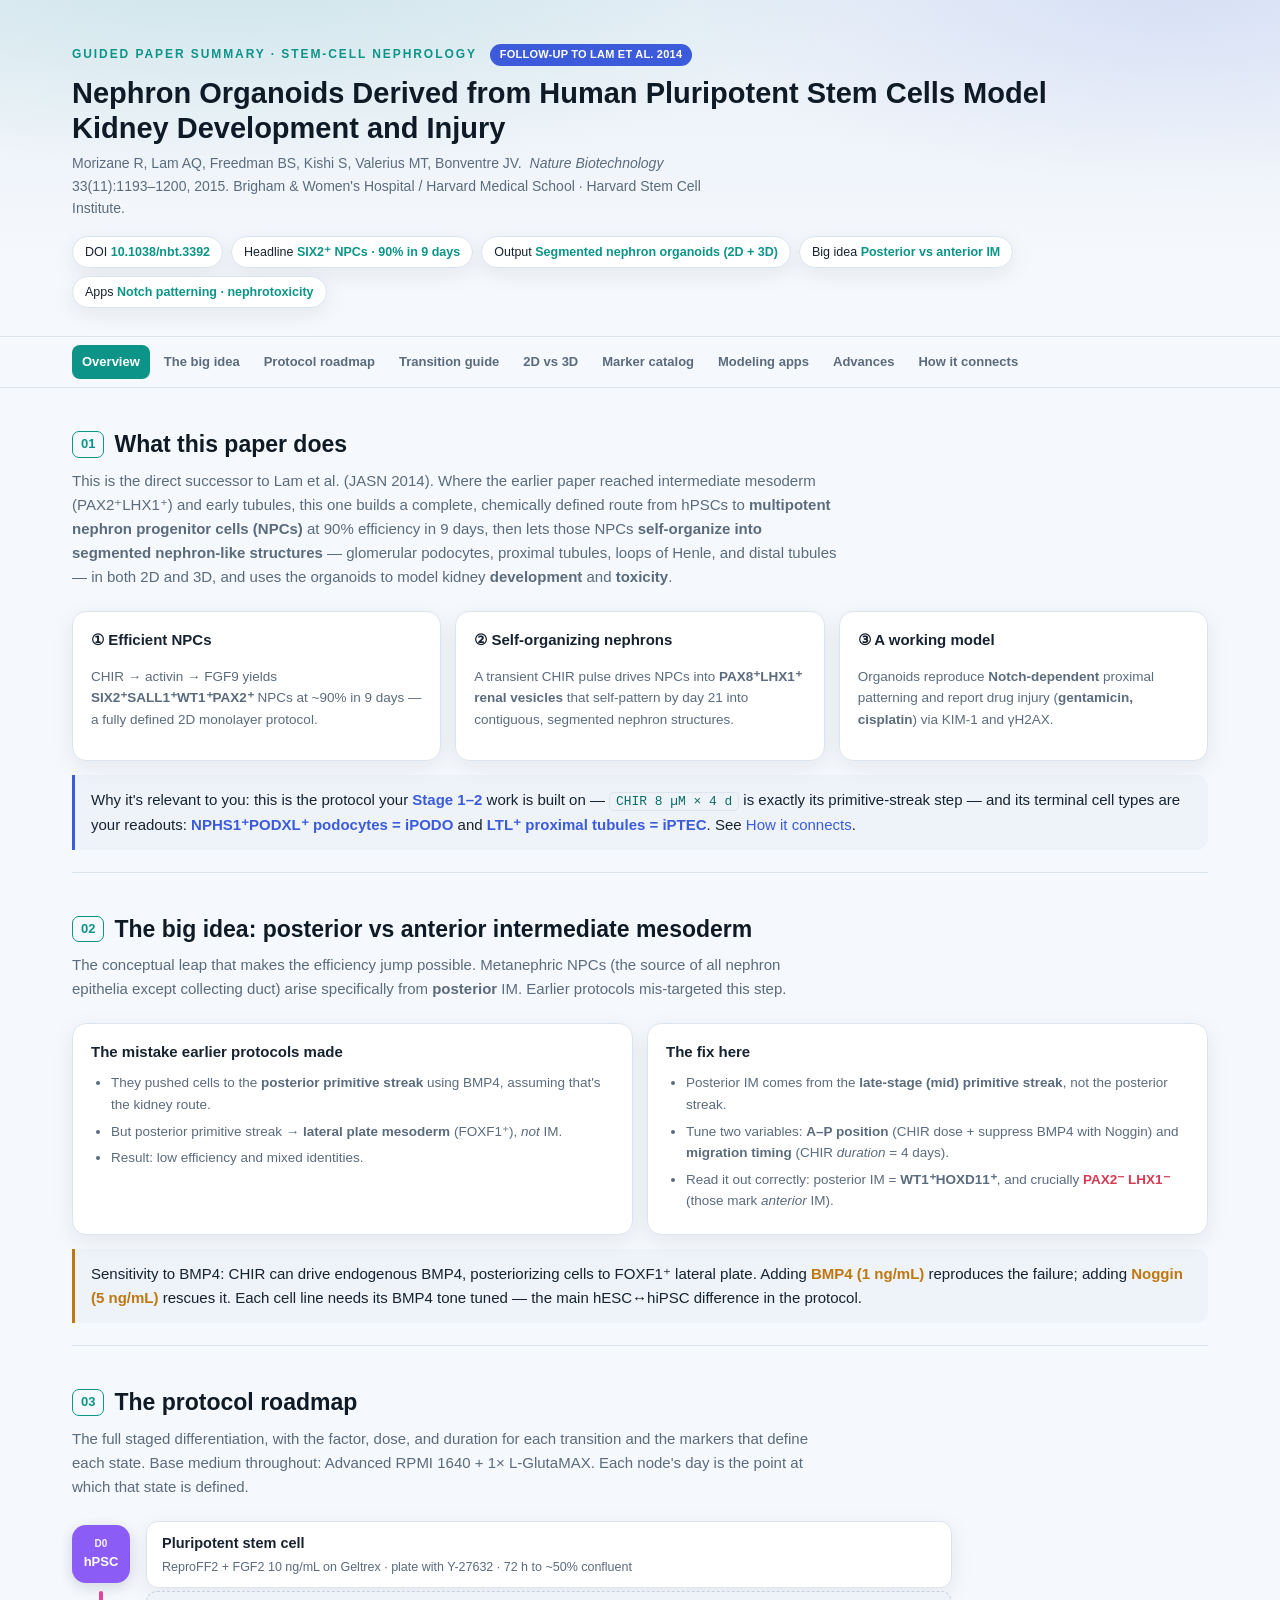
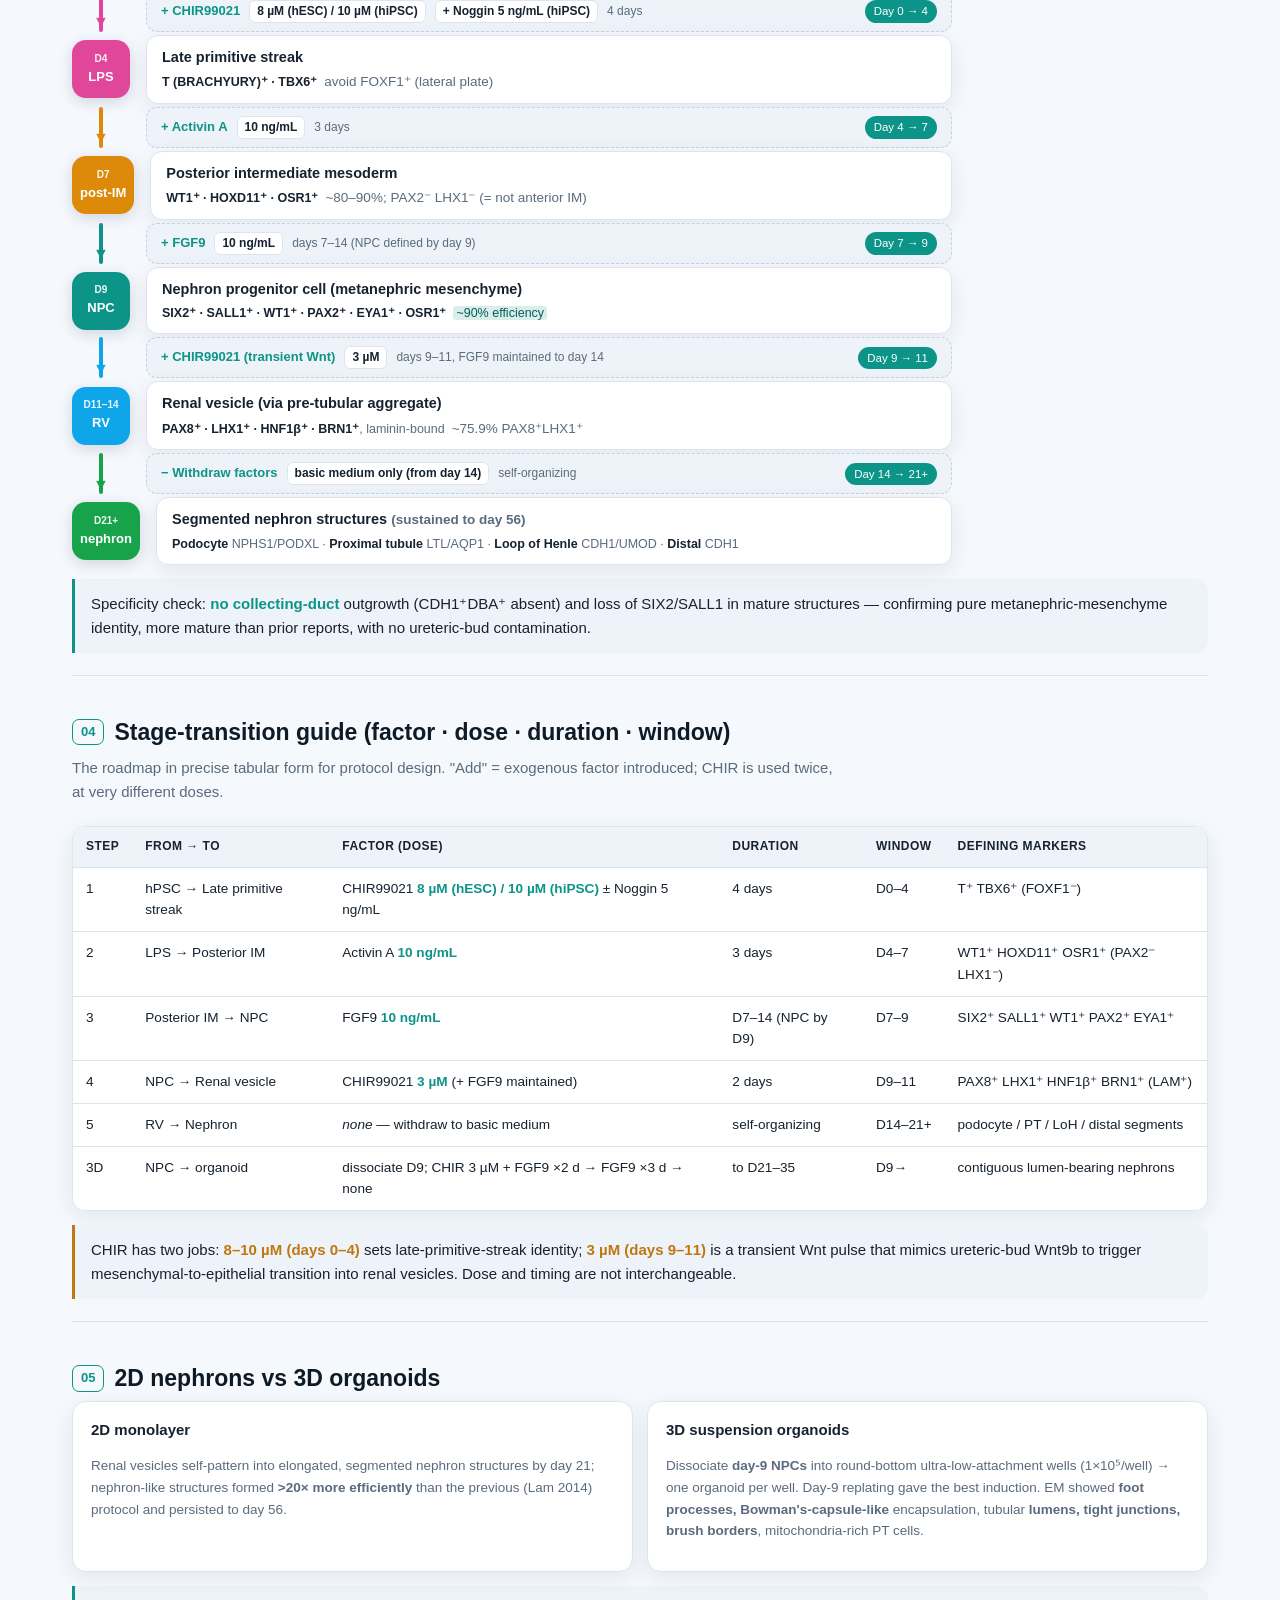
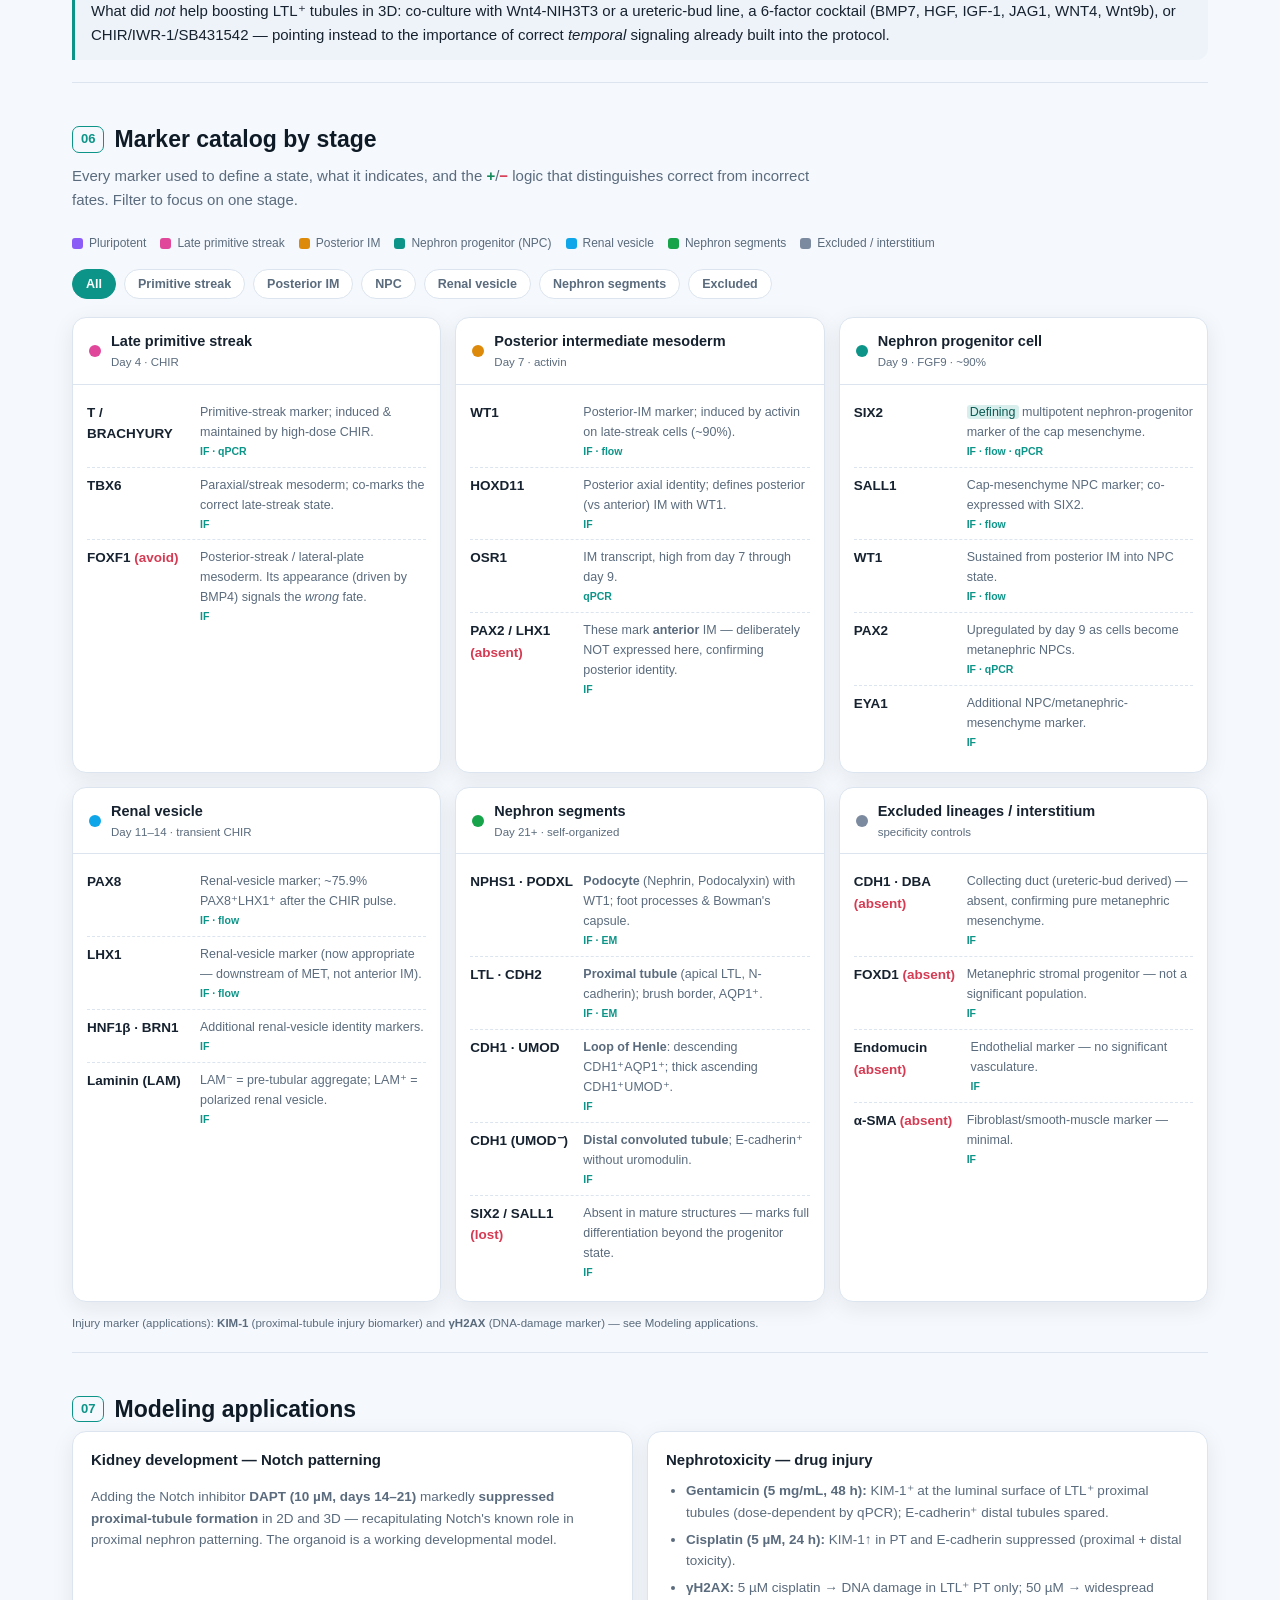
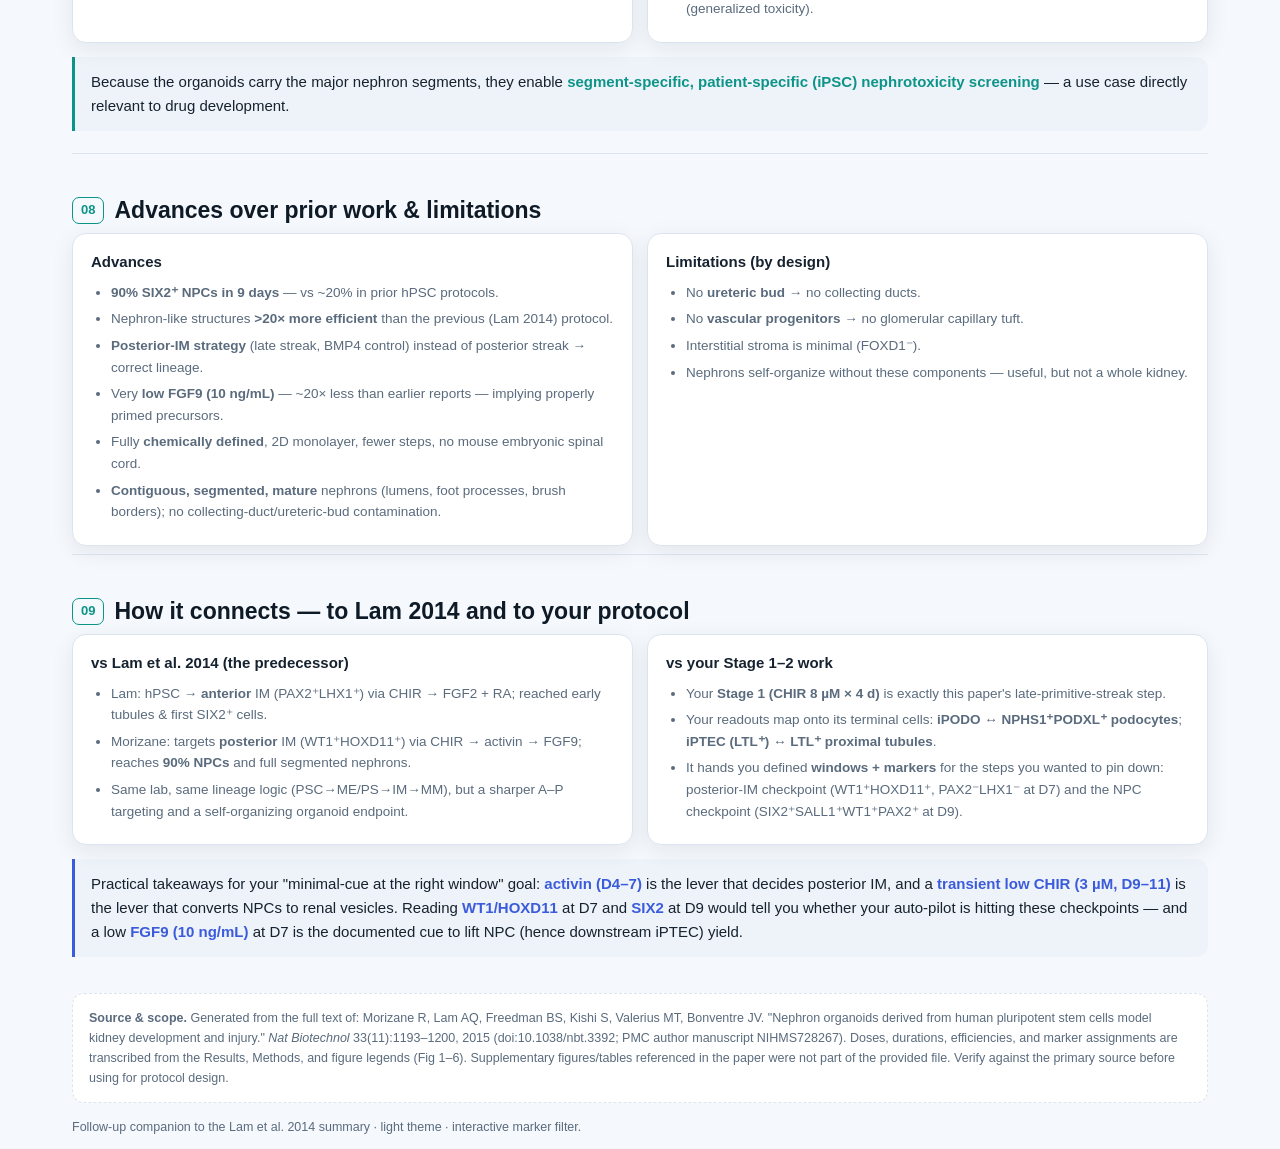
<file: nephron-organoid-Morizane2015-summary.html>
<!DOCTYPE html>
<html lang="en">
<head>
<meta charset="UTF-8">
<meta name="viewport" content="width=device-width, initial-scale=1.0">
<title>Summary · Nephron Organoids from hPSCs (Morizane et al., Nat Biotechnol 2015)</title>
<style>
  :root{
    --bg:#f5f8fc; --panel:#ffffff; --panel2:#eef3f9; --ink:#16222f; --muted:#5a6b7d;
    --line:#dce5ef; --accent:#0d9488; --accent2:#3b5bdb; --warn:#bf7710; --bad:#d63b53;
    --good:#12895a; --chip:#eef3f9; --shadow:0 6px 22px rgba(22,45,75,.08);
    --pluri:#8b5cf6; --ps:#e0479b; --pim:#dd8a0b; --npc:#0d9488; --rv:#0ea5e9;
    --neph:#16a34a; --neg:#7c8aa0; --injury:#d63b53;
  }
  *{box-sizing:border-box}
  html{scroll-behavior:smooth}
  body{margin:0;background:linear-gradient(180deg,#e9f0f8,#f5f8fc 260px);color:var(--ink);
    font:15px/1.6 -apple-system,BlinkMacSystemFont,"Segoe UI",Roboto,Helvetica,Arial,sans-serif;}
  a{color:var(--accent2);text-decoration:none}
  a:hover{text-decoration:underline}
  .wrap{max-width:1180px;margin:0 auto;padding:0 22px}
  code{background:var(--panel2);border:1px solid var(--line);border-radius:5px;padding:1px 6px;font-size:.86em;color:#0a6b62}

  header.hero{position:relative;padding:44px 0 28px;border-bottom:1px solid var(--line);
    background:radial-gradient(1100px 360px at 18% -10%,rgba(13,148,136,.12),transparent 60%),
               radial-gradient(900px 360px at 92% 0%,rgba(59,91,219,.10),transparent 55%);}
  .kicker{letter-spacing:.16em;text-transform:uppercase;font-size:12px;color:var(--accent);font-weight:700}
  .followup{display:inline-block;margin-left:8px;font-size:11px;font-weight:700;color:#fff;background:var(--accent2);border-radius:999px;padding:2px 10px;letter-spacing:.02em}
  h1.title{font-size:29px;line-height:1.22;margin:10px 0 6px;font-weight:800;max-width:64ch;color:#0e1a26}
  .byline{color:var(--muted);font-size:14px;max-width:82ch}
  .meta{display:flex;flex-wrap:wrap;gap:8px;margin-top:16px}
  .meta .pill{background:#fff;border:1px solid var(--line);border-radius:999px;padding:5px 12px;font-size:12.5px;color:var(--ink);box-shadow:var(--shadow)}
  .meta .pill b{color:var(--accent)}

  nav.toc{position:sticky;top:0;z-index:50;background:rgba(245,248,252,.9);backdrop-filter:blur(8px);border-bottom:1px solid var(--line)}
  nav.toc .wrap{display:flex;gap:4px;flex-wrap:wrap;padding-top:8px;padding-bottom:8px}
  nav.toc a{color:var(--muted);font-size:13px;font-weight:600;padding:7px 10px;border-radius:8px;white-space:nowrap}
  nav.toc a:hover{color:var(--ink);background:var(--panel2);text-decoration:none}
  nav.toc a.active{color:#fff;background:var(--accent)}

  section{padding:38px 0 8px;border-bottom:1px solid var(--line)}
  section:last-of-type{border-bottom:none}
  h2{font-size:23px;margin:0 0 4px;font-weight:800;display:flex;align-items:center;gap:10px;color:#0e1a26}
  h2 .num{font-size:13px;color:var(--accent);border:1px solid var(--accent);border-radius:7px;padding:2px 8px;font-weight:700}
  .lead{color:var(--muted);max-width:92ch;margin:6px 0 22px}
  h3{font-size:17px;margin:26px 0 10px;font-weight:700;color:#16222f}
  .note{color:var(--muted);font-size:13.5px}

  .grid{display:grid;gap:14px}
  .card{background:var(--panel);border:1px solid var(--line);border-radius:14px;padding:16px 18px;box-shadow:var(--shadow)}
  .card h4{margin:0 0 8px;font-size:15px}
  .two{display:grid;grid-template-columns:1fr 1fr;gap:14px}
  .three{display:grid;grid-template-columns:1fr 1fr 1fr;gap:14px}
  @media(max-width:820px){.two,.three{grid-template-columns:1fr}}

  /* timeline */
  .tl{display:flex;flex-direction:column;max-width:880px;margin:8px 0 6px}
  .tl-stage{display:flex;align-items:center;gap:16px}
  .tl-node{min-width:58px;height:58px;border-radius:14px;flex:0 0 auto;display:flex;flex-direction:column;align-items:center;justify-content:center;color:#fff;font-weight:800;box-shadow:0 4px 14px rgba(22,45,75,.16);padding:0 8px}
  .tl-node .d{font-size:10px;font-weight:700;opacity:.92}
  .tl-node .ab{font-size:13px}
  .tl-info{flex:1;background:var(--panel);border:1px solid var(--line);border-radius:12px;padding:10px 15px;box-shadow:var(--shadow)}
  .tl-name{font-weight:800;font-size:14.5px}
  .tl-mk{font-size:12.5px;color:var(--muted);margin-top:2px}
  .tl-mk b{color:var(--ink)}
  .tl-edge{display:flex;align-items:stretch;gap:16px;margin:3px 0}
  .tl-rail{min-width:58px;flex:0 0 auto;display:flex;justify-content:center;position:relative}
  .tl-rail i{width:4px;border-radius:3px;background:var(--rail,#cbd5e1)}
  .tl-rail .tip{position:absolute;bottom:-3px;left:50%;transform:translateX(-50%);color:var(--rail,#94a3b8);font-size:16px}
  .tl-cyto{flex:1;background:var(--panel2);border:1px dashed #c4d2e2;border-radius:11px;padding:8px 14px;display:flex;flex-wrap:wrap;gap:9px;align-items:center}
  .tl-factor{font-weight:800;font-size:13px;color:var(--accent)}
  .tl-dose{font-size:12px;font-weight:700;color:var(--ink);background:#fff;border:1px solid var(--line);border-radius:6px;padding:1px 7px;white-space:nowrap}
  .tl-dur{font-size:12px;color:var(--muted)}
  .tl-win{font-size:11.5px;color:#fff;background:var(--accent);border-radius:999px;padding:2px 9px;margin-left:auto;white-space:nowrap}

  .tablewrap{overflow:auto;border:1px solid var(--line);border-radius:13px;box-shadow:var(--shadow)}
  table{border-collapse:collapse;width:100%;min-width:680px;background:var(--panel)}
  th,td{text-align:left;padding:10px 13px;border-bottom:1px solid var(--line);vertical-align:top;font-size:13.6px}
  thead th{background:var(--panel2);color:var(--ink);font-size:12px;letter-spacing:.04em;text-transform:uppercase}
  tbody tr:hover{background:#f0f5fb}
  tbody tr:last-child td{border-bottom:none}
  td .dose{color:var(--accent);font-weight:700;white-space:nowrap}
  .badge{display:inline-block;font-size:11px;font-weight:700;padding:2px 8px;border-radius:999px;border:1px solid}
  .b-win{color:var(--good);border-color:#a6ddc3;background:#e8f7f0}
  .b-no{color:var(--bad);border-color:#f3c0c9;background:#fdedf0}
  .b-mid{color:var(--warn);border-color:#f0d59a;background:#fcf3e1}

  .filters{display:flex;flex-wrap:wrap;gap:8px;margin:6px 0 18px}
  .filters button{background:#fff;color:var(--muted);border:1px solid var(--line);border-radius:999px;padding:7px 13px;font-size:12.5px;font-weight:700;cursor:pointer;transition:.15s}
  .filters button:hover{color:var(--ink);border-color:#c4d2e2}
  .filters button.on{color:#fff;background:var(--accent);border-color:var(--accent)}
  .stagegrid{display:grid;grid-template-columns:repeat(auto-fill,minmax(300px,1fr));gap:14px}
  .stageblock{border:1px solid var(--line);border-radius:14px;overflow:hidden;background:var(--panel);box-shadow:var(--shadow)}
  .stageblock .head{padding:12px 16px;border-bottom:1px solid var(--line);display:flex;align-items:center;gap:10px}
  .stageblock .head .dot{width:12px;height:12px;border-radius:50%;flex:0 0 auto}
  .stageblock .head .nm{font-weight:800;font-size:14.5px}
  .stageblock .head .sub{font-size:11.5px;color:var(--muted)}
  .stageblock .body{padding:10px 14px 14px}
  .mrow{display:flex;gap:9px;padding:7px 0;border-bottom:1px dashed var(--line)}
  .mrow:last-child{border-bottom:none}
  .mrow .gene{font-weight:700;font-size:13.5px;min-width:104px}
  .mrow .desc{font-size:12.5px;color:var(--muted)}
  .mrow .det{font-size:10.5px;color:var(--accent);font-weight:700;white-space:nowrap;margin-top:1px}
  .stageblock.dim{display:none}

  .legend{display:flex;flex-wrap:wrap;gap:14px;margin:4px 0 16px;font-size:12px;color:var(--muted)}
  .legend span{display:inline-flex;align-items:center;gap:6px}
  .legend i{width:11px;height:11px;border-radius:3px;display:inline-block}

  .callout{border-left:3px solid var(--accent);background:var(--panel2);border-radius:0 12px 12px 0;padding:13px 16px;margin:14px 0;color:var(--ink)}
  .callout.warn{border-left-color:var(--warn)} .callout.warn b{color:var(--warn)}
  .callout.link{border-left-color:var(--accent2)} .callout.link b{color:var(--accent2)}
  .callout b{color:var(--accent)}
  ul.clean{margin:6px 0;padding-left:20px} ul.clean li{margin:5px 0}
  mark{background:rgba(13,148,136,.16);color:#0a5c54;padding:0 3px;border-radius:3px}
  .pm{font-weight:700}
  .plus{color:var(--good)} .minus{color:var(--bad)}
  footer{padding:28px 0 60px;color:var(--muted);font-size:12.5px}
  .disclaim{background:var(--panel);border:1px dashed var(--line);border-radius:12px;padding:14px 16px;margin-top:14px}
  .src{font-size:11.5px;color:var(--muted)}
</style>
</head>
<body>

<header class="hero">
  <div class="wrap">
    <div class="kicker">Guided Paper Summary · Stem-cell Nephrology <span class="followup">Follow-up to Lam et al. 2014</span></div>
    <h1 class="title">Nephron Organoids Derived from Human Pluripotent Stem Cells Model Kidney Development and Injury</h1>
    <div class="byline">Morizane R, Lam AQ, Freedman BS, Kishi S, Valerius MT, Bonventre JV. &nbsp;<i>Nature Biotechnology</i> 33(11):1193–1200, 2015. Brigham &amp; Women's Hospital / Harvard Medical School · Harvard Stem Cell Institute.</div>
    <div class="meta">
      <span class="pill">DOI <b>10.1038/nbt.3392</b></span>
      <span class="pill">Headline <b>SIX2⁺ NPCs · 90% in 9 days</b></span>
      <span class="pill">Output <b>Segmented nephron organoids (2D + 3D)</b></span>
      <span class="pill">Big idea <b>Posterior vs anterior IM</b></span>
      <span class="pill">Apps <b>Notch patterning · nephrotoxicity</b></span>
    </div>
  </div>
</header>

<nav class="toc">
  <div class="wrap">
    <a href="#overview">Overview</a>
    <a href="#bigidea">The big idea</a>
    <a href="#protocol">Protocol roadmap</a>
    <a href="#transitions">Transition guide</a>
    <a href="#organoid">2D vs 3D</a>
    <a href="#markers">Marker catalog</a>
    <a href="#apps">Modeling apps</a>
    <a href="#advance">Advances</a>
    <a href="#connect">How it connects</a>
  </div>
</nav>

<main class="wrap">

<!-- OVERVIEW -->
<section id="overview">
  <h2><span class="num">01</span> What this paper does</h2>
  <p class="lead">This is the direct successor to Lam et al. (JASN 2014). Where the earlier paper reached intermediate mesoderm (PAX2⁺LHX1⁺) and early tubules, this one builds a complete, chemically defined route from hPSCs to <b>multipotent nephron progenitor cells (NPCs)</b> at 90% efficiency in 9 days, then lets those NPCs <b>self-organize into segmented nephron-like structures</b> — glomerular podocytes, proximal tubules, loops of Henle, and distal tubules — in both 2D and 3D, and uses the organoids to model kidney <b>development</b> and <b>toxicity</b>.</p>

  <div class="three">
    <div class="card"><h4>① Efficient NPCs</h4><p class="note">CHIR → activin → FGF9 yields <b>SIX2⁺SALL1⁺WT1⁺PAX2⁺</b> NPCs at ~90% in 9 days — a fully defined 2D monolayer protocol.</p></div>
    <div class="card"><h4>② Self-organizing nephrons</h4><p class="note">A transient CHIR pulse drives NPCs into <b>PAX8⁺LHX1⁺ renal vesicles</b> that self-pattern by day 21 into contiguous, segmented nephron structures.</p></div>
    <div class="card"><h4>③ A working model</h4><p class="note">Organoids reproduce <b>Notch-dependent</b> proximal patterning and report drug injury (<b>gentamicin, cisplatin</b>) via KIM-1 and γH2AX.</p></div>
  </div>
  <div class="callout link">Why it's relevant to you: this is the protocol your <b>Stage 1–2</b> work is built on — <code>CHIR 8 µM × 4 d</code> is exactly its primitive-streak step — and its terminal cell types are your readouts: <b>NPHS1⁺PODXL⁺ podocytes = iPODO</b> and <b>LTL⁺ proximal tubules = iPTEC</b>. See <a href="#connect">How it connects</a>.</div>
</section>

<!-- BIG IDEA -->
<section id="bigidea">
  <h2><span class="num">02</span> The big idea: posterior vs anterior intermediate mesoderm</h2>
  <p class="lead">The conceptual leap that makes the efficiency jump possible. Metanephric NPCs (the source of all nephron epithelia except collecting duct) arise specifically from <b>posterior</b> IM. Earlier protocols mis-targeted this step.</p>
  <div class="two">
    <div class="card">
      <h4>The mistake earlier protocols made</h4>
      <ul class="clean note">
        <li>They pushed cells to the <b>posterior primitive streak</b> using BMP4, assuming that's the kidney route.</li>
        <li>But posterior primitive streak → <b>lateral plate mesoderm</b> (FOXF1⁺), <i>not</i> IM.</li>
        <li>Result: low efficiency and mixed identities.</li>
      </ul>
    </div>
    <div class="card">
      <h4>The fix here</h4>
      <ul class="clean note">
        <li>Posterior IM comes from the <b>late-stage (mid) primitive streak</b>, not the posterior streak.</li>
        <li>Tune two variables: <b>A–P position</b> (CHIR dose + suppress BMP4 with Noggin) and <b>migration timing</b> (CHIR <i>duration</i> = 4 days).</li>
        <li>Read it out correctly: posterior IM = <b>WT1⁺HOXD11⁺</b>, and crucially <span class="pm minus">PAX2⁻ LHX1⁻</span> (those mark <i>anterior</i> IM).</li>
      </ul>
    </div>
  </div>
  <div class="callout warn">Sensitivity to BMP4: CHIR can drive endogenous BMP4, posteriorizing cells to FOXF1⁺ lateral plate. Adding <b>BMP4 (1 ng/mL)</b> reproduces the failure; adding <b>Noggin (5 ng/mL)</b> rescues it. Each cell line needs its BMP4 tone tuned — the main hESC↔hiPSC difference in the protocol.</div>
</section>

<!-- PROTOCOL -->
<section id="protocol">
  <h2><span class="num">03</span> The protocol roadmap</h2>
  <p class="lead">The full staged differentiation, with the factor, dose, and duration for each transition and the markers that define each state. Base medium throughout: Advanced RPMI 1640 + 1× L-GlutaMAX. Each node's day is the point at which that state is defined.</p>

  <div class="tl">
    <!-- Pluripotent -->
    <div class="tl-stage">
      <div class="tl-node" style="background:var(--pluri)"><span class="d">D0</span><span class="ab">hPSC</span></div>
      <div class="tl-info"><div class="tl-name">Pluripotent stem cell</div>
        <div class="tl-mk">ReproFF2 + FGF2 10 ng/mL on Geltrex · plate with Y-27632 · 72 h to ~50% confluent</div></div>
    </div>
    <div class="tl-edge"><div class="tl-rail" style="--rail:var(--ps)"><i></i><span class="tip">▼</span></div>
      <div class="tl-cyto"><span class="tl-factor">+ CHIR99021</span><span class="tl-dose">8 µM (hESC) / 10 µM (hiPSC)</span><span class="tl-dose">+ Noggin 5 ng/mL (hiPSC)</span><span class="tl-dur">4 days</span><span class="tl-win">Day 0 → 4</span></div></div>
    <!-- Late PS -->
    <div class="tl-stage">
      <div class="tl-node" style="background:var(--ps)"><span class="d">D4</span><span class="ab">LPS</span></div>
      <div class="tl-info"><div class="tl-name">Late primitive streak</div>
        <div class="tl-mk"><b>T (BRACHYURY)⁺ · TBX6⁺</b> &nbsp;<span class="note">avoid FOXF1⁺ (lateral plate)</span></div></div>
    </div>
    <div class="tl-edge"><div class="tl-rail" style="--rail:var(--pim)"><i></i><span class="tip">▼</span></div>
      <div class="tl-cyto"><span class="tl-factor">+ Activin A</span><span class="tl-dose">10 ng/mL</span><span class="tl-dur">3 days</span><span class="tl-win">Day 4 → 7</span></div></div>
    <!-- Posterior IM -->
    <div class="tl-stage">
      <div class="tl-node" style="background:var(--pim)"><span class="d">D7</span><span class="ab">post-IM</span></div>
      <div class="tl-info"><div class="tl-name">Posterior intermediate mesoderm</div>
        <div class="tl-mk"><b>WT1⁺ · HOXD11⁺ · OSR1⁺</b> &nbsp;<span class="note">~80–90%; PAX2⁻ LHX1⁻ (= not anterior IM)</span></div></div>
    </div>
    <div class="tl-edge"><div class="tl-rail" style="--rail:var(--npc)"><i></i><span class="tip">▼</span></div>
      <div class="tl-cyto"><span class="tl-factor">+ FGF9</span><span class="tl-dose">10 ng/mL</span><span class="tl-dur">days 7–14 (NPC defined by day 9)</span><span class="tl-win">Day 7 → 9</span></div></div>
    <!-- NPC -->
    <div class="tl-stage">
      <div class="tl-node" style="background:var(--npc)"><span class="d">D9</span><span class="ab">NPC</span></div>
      <div class="tl-info"><div class="tl-name">Nephron progenitor cell (metanephric mesenchyme)</div>
        <div class="tl-mk"><b>SIX2⁺ · SALL1⁺ · WT1⁺ · PAX2⁺ · EYA1⁺ · OSR1⁺</b> &nbsp;<mark>~90% efficiency</mark></div></div>
    </div>
    <div class="tl-edge"><div class="tl-rail" style="--rail:var(--rv)"><i></i><span class="tip">▼</span></div>
      <div class="tl-cyto"><span class="tl-factor">+ CHIR99021 (transient Wnt)</span><span class="tl-dose">3 µM</span><span class="tl-dur">days 9–11, FGF9 maintained to day 14</span><span class="tl-win">Day 9 → 11</span></div></div>
    <!-- Renal vesicle -->
    <div class="tl-stage">
      <div class="tl-node" style="background:var(--rv)"><span class="d">D11–14</span><span class="ab">RV</span></div>
      <div class="tl-info"><div class="tl-name">Renal vesicle (via pre-tubular aggregate)</div>
        <div class="tl-mk"><b>PAX8⁺ · LHX1⁺ · HNF1β⁺ · BRN1⁺</b>, laminin-bound &nbsp;<span class="note">~75.9% PAX8⁺LHX1⁺</span></div></div>
    </div>
    <div class="tl-edge"><div class="tl-rail" style="--rail:var(--neph)"><i></i><span class="tip">▼</span></div>
      <div class="tl-cyto"><span class="tl-factor">− Withdraw factors</span><span class="tl-dose">basic medium only (from day 14)</span><span class="tl-dur">self-organizing</span><span class="tl-win">Day 14 → 21+</span></div></div>
    <!-- Nephron -->
    <div class="tl-stage">
      <div class="tl-node" style="background:var(--neph)"><span class="d">D21+</span><span class="ab">nephron</span></div>
      <div class="tl-info"><div class="tl-name">Segmented nephron structures <span class="note">(sustained to day 56)</span></div>
        <div class="tl-mk"><b>Podocyte</b> NPHS1/PODXL · <b>Proximal tubule</b> LTL/AQP1 · <b>Loop of Henle</b> CDH1/UMOD · <b>Distal</b> CDH1</div></div>
    </div>
  </div>
  <div class="callout">Specificity check: <b>no collecting-duct</b> outgrowth (CDH1⁺DBA⁺ absent) and loss of SIX2/SALL1 in mature structures — confirming pure metanephric-mesenchyme identity, more mature than prior reports, with no ureteric-bud contamination.</div>
</section>

<!-- TRANSITION GUIDE -->
<section id="transitions">
  <h2><span class="num">04</span> Stage-transition guide (factor · dose · duration · window)</h2>
  <p class="lead">The roadmap in precise tabular form for protocol design. "Add" = exogenous factor introduced; CHIR is used twice, at very different doses.</p>
  <div class="tablewrap">
    <table>
      <thead><tr><th>Step</th><th>From → To</th><th>Factor (dose)</th><th>Duration</th><th>Window</th><th>Defining markers</th></tr></thead>
      <tbody>
        <tr><td>1</td><td>hPSC → Late primitive streak</td><td>CHIR99021 <span class="dose">8 µM (hESC) / 10 µM (hiPSC)</span> ± Noggin 5 ng/mL</td><td>4 days</td><td>D0–4</td><td>T⁺ TBX6⁺ (FOXF1⁻)</td></tr>
        <tr><td>2</td><td>LPS → Posterior IM</td><td>Activin A <span class="dose">10 ng/mL</span></td><td>3 days</td><td>D4–7</td><td>WT1⁺ HOXD11⁺ OSR1⁺ (PAX2⁻ LHX1⁻)</td></tr>
        <tr><td>3</td><td>Posterior IM → NPC</td><td>FGF9 <span class="dose">10 ng/mL</span></td><td>D7–14 (NPC by D9)</td><td>D7–9</td><td>SIX2⁺ SALL1⁺ WT1⁺ PAX2⁺ EYA1⁺</td></tr>
        <tr><td>4</td><td>NPC → Renal vesicle</td><td>CHIR99021 <span class="dose">3 µM</span> (+ FGF9 maintained)</td><td>2 days</td><td>D9–11</td><td>PAX8⁺ LHX1⁺ HNF1β⁺ BRN1⁺ (LAM⁺)</td></tr>
        <tr><td>5</td><td>RV → Nephron</td><td><i>none</i> — withdraw to basic medium</td><td>self-organizing</td><td>D14–21+</td><td>podocyte / PT / LoH / distal segments</td></tr>
        <tr><td>3D</td><td>NPC → organoid</td><td>dissociate D9; CHIR 3 µM + FGF9 ×2 d → FGF9 ×3 d → none</td><td>to D21–35</td><td>D9→</td><td>contiguous lumen-bearing nephrons</td></tr>
      </tbody>
    </table>
  </div>
  <div class="callout warn">CHIR has two jobs: <b>8–10 µM (days 0–4)</b> sets late-primitive-streak identity; <b>3 µM (days 9–11)</b> is a transient Wnt pulse that mimics ureteric-bud Wnt9b to trigger mesenchymal-to-epithelial transition into renal vesicles. Dose and timing are not interchangeable.</div>
</section>

<!-- 2D vs 3D -->
<section id="organoid">
  <h2><span class="num">05</span> 2D nephrons vs 3D organoids</h2>
  <div class="two">
    <div class="card"><h4>2D monolayer</h4><p class="note">Renal vesicles self-pattern into elongated, segmented nephron structures by day 21; nephron-like structures formed <b>&gt;20× more efficiently</b> than the previous (Lam 2014) protocol and persisted to day 56.</p></div>
    <div class="card"><h4>3D suspension organoids</h4><p class="note">Dissociate <b>day-9 NPCs</b> into round-bottom ultra-low-attachment wells (1×10⁵/well) → one organoid per well. Day-9 replating gave the best induction. EM showed <b>foot processes, Bowman's-capsule-like</b> encapsulation, tubular <b>lumens, tight junctions, brush borders</b>, mitochondria-rich PT cells.</p></div>
  </div>
  <div class="callout">What did <i>not</i> help boosting LTL⁺ tubules in 3D: co-culture with Wnt4-NIH3T3 or a ureteric-bud line, a 6-factor cocktail (BMP7, HGF, IGF-1, JAG1, WNT4, Wnt9b), or CHIR/IWR-1/SB431542 — pointing instead to the importance of correct <i>temporal</i> signaling already built into the protocol.</div>
</section>

<!-- MARKERS -->
<section id="markers">
  <h2><span class="num">06</span> Marker catalog by stage</h2>
  <p class="lead">Every marker used to define a state, what it indicates, and the <span class="pm plus">+</span>/<span class="pm minus">−</span> logic that distinguishes correct from incorrect fates. Filter to focus on one stage.</p>
  <div class="legend">
    <span><i style="background:var(--pluri)"></i>Pluripotent</span>
    <span><i style="background:var(--ps)"></i>Late primitive streak</span>
    <span><i style="background:var(--pim)"></i>Posterior IM</span>
    <span><i style="background:var(--npc)"></i>Nephron progenitor (NPC)</span>
    <span><i style="background:var(--rv)"></i>Renal vesicle</span>
    <span><i style="background:var(--neph)"></i>Nephron segments</span>
    <span><i style="background:var(--neg)"></i>Excluded / interstitium</span>
  </div>
  <div class="filters" id="filters">
    <button class="on" data-f="all">All</button>
    <button data-f="ps">Primitive streak</button>
    <button data-f="pim">Posterior IM</button>
    <button data-f="npc">NPC</button>
    <button data-f="rv">Renal vesicle</button>
    <button data-f="neph">Nephron segments</button>
    <button data-f="neg">Excluded</button>
  </div>

  <div class="stagegrid" id="stagegrid">
    <div class="stageblock" data-stage="ps">
      <div class="head"><span class="dot" style="background:var(--ps)"></span><div><div class="nm">Late primitive streak</div><div class="sub">Day 4 · CHIR</div></div></div>
      <div class="body">
        <div class="mrow"><span class="gene">T / BRACHYURY</span><div><div class="desc">Primitive-streak marker; induced &amp; maintained by high-dose CHIR.</div><div class="det">IF · qPCR</div></div></div>
        <div class="mrow"><span class="gene">TBX6</span><div><div class="desc">Paraxial/streak mesoderm; co-marks the correct late-streak state.</div><div class="det">IF</div></div></div>
        <div class="mrow"><span class="gene">FOXF1 <span class="pm minus">(avoid)</span></span><div><div class="desc">Posterior-streak / lateral-plate mesoderm. Its appearance (driven by BMP4) signals the <i>wrong</i> fate.</div><div class="det">IF</div></div></div>
      </div>
    </div>

    <div class="stageblock" data-stage="pim">
      <div class="head"><span class="dot" style="background:var(--pim)"></span><div><div class="nm">Posterior intermediate mesoderm</div><div class="sub">Day 7 · activin</div></div></div>
      <div class="body">
        <div class="mrow"><span class="gene">WT1</span><div><div class="desc">Posterior-IM marker; induced by activin on late-streak cells (~90%).</div><div class="det">IF · flow</div></div></div>
        <div class="mrow"><span class="gene">HOXD11</span><div><div class="desc">Posterior axial identity; defines posterior (vs anterior) IM with WT1.</div><div class="det">IF</div></div></div>
        <div class="mrow"><span class="gene">OSR1</span><div><div class="desc">IM transcript, high from day 7 through day 9.</div><div class="det">qPCR</div></div></div>
        <div class="mrow"><span class="gene">PAX2 / LHX1 <span class="pm minus">(absent)</span></span><div><div class="desc">These mark <b>anterior</b> IM — deliberately NOT expressed here, confirming posterior identity.</div><div class="det">IF</div></div></div>
      </div>
    </div>

    <div class="stageblock" data-stage="npc">
      <div class="head"><span class="dot" style="background:var(--npc)"></span><div><div class="nm">Nephron progenitor cell</div><div class="sub">Day 9 · FGF9 · ~90%</div></div></div>
      <div class="body">
        <div class="mrow"><span class="gene">SIX2</span><div><div class="desc"><mark>Defining</mark> multipotent nephron-progenitor marker of the cap mesenchyme.</div><div class="det">IF · flow · qPCR</div></div></div>
        <div class="mrow"><span class="gene">SALL1</span><div><div class="desc">Cap-mesenchyme NPC marker; co-expressed with SIX2.</div><div class="det">IF · flow</div></div></div>
        <div class="mrow"><span class="gene">WT1</span><div><div class="desc">Sustained from posterior IM into NPC state.</div><div class="det">IF · flow</div></div></div>
        <div class="mrow"><span class="gene">PAX2</span><div><div class="desc">Upregulated by day 9 as cells become metanephric NPCs.</div><div class="det">IF · qPCR</div></div></div>
        <div class="mrow"><span class="gene">EYA1</span><div><div class="desc">Additional NPC/metanephric-mesenchyme marker.</div><div class="det">IF</div></div></div>
      </div>
    </div>

    <div class="stageblock" data-stage="rv">
      <div class="head"><span class="dot" style="background:var(--rv)"></span><div><div class="nm">Renal vesicle</div><div class="sub">Day 11–14 · transient CHIR</div></div></div>
      <div class="body">
        <div class="mrow"><span class="gene">PAX8</span><div><div class="desc">Renal-vesicle marker; ~75.9% PAX8⁺LHX1⁺ after the CHIR pulse.</div><div class="det">IF · flow</div></div></div>
        <div class="mrow"><span class="gene">LHX1</span><div><div class="desc">Renal-vesicle marker (now appropriate — downstream of MET, not anterior IM).</div><div class="det">IF · flow</div></div></div>
        <div class="mrow"><span class="gene">HNF1β · BRN1</span><div><div class="desc">Additional renal-vesicle identity markers.</div><div class="det">IF</div></div></div>
        <div class="mrow"><span class="gene">Laminin (LAM)</span><div><div class="desc">LAM⁻ = pre-tubular aggregate; LAM⁺ = polarized renal vesicle.</div><div class="det">IF</div></div></div>
      </div>
    </div>

    <div class="stageblock" data-stage="neph">
      <div class="head"><span class="dot" style="background:var(--neph)"></span><div><div class="nm">Nephron segments</div><div class="sub">Day 21+ · self-organized</div></div></div>
      <div class="body">
        <div class="mrow"><span class="gene">NPHS1 · PODXL</span><div><div class="desc"><b>Podocyte</b> (Nephrin, Podocalyxin) with WT1; foot processes &amp; Bowman's capsule.</div><div class="det">IF · EM</div></div></div>
        <div class="mrow"><span class="gene">LTL · CDH2</span><div><div class="desc"><b>Proximal tubule</b> (apical LTL, N-cadherin); brush border, AQP1⁺.</div><div class="det">IF · EM</div></div></div>
        <div class="mrow"><span class="gene">CDH1 · UMOD</span><div><div class="desc"><b>Loop of Henle</b>: descending CDH1⁺AQP1⁺; thick ascending CDH1⁺UMOD⁺.</div><div class="det">IF</div></div></div>
        <div class="mrow"><span class="gene">CDH1 (UMOD⁻)</span><div><div class="desc"><b>Distal convoluted tubule</b>; E-cadherin⁺ without uromodulin.</div><div class="det">IF</div></div></div>
        <div class="mrow"><span class="gene">SIX2 / SALL1 <span class="pm minus">(lost)</span></span><div><div class="desc">Absent in mature structures — marks full differentiation beyond the progenitor state.</div><div class="det">IF</div></div></div>
      </div>
    </div>

    <div class="stageblock" data-stage="neg">
      <div class="head"><span class="dot" style="background:var(--neg)"></span><div><div class="nm">Excluded lineages / interstitium</div><div class="sub">specificity controls</div></div></div>
      <div class="body">
        <div class="mrow"><span class="gene">CDH1 · DBA <span class="pm minus">(absent)</span></span><div><div class="desc">Collecting duct (ureteric-bud derived) — absent, confirming pure metanephric mesenchyme.</div><div class="det">IF</div></div></div>
        <div class="mrow"><span class="gene">FOXD1 <span class="pm minus">(absent)</span></span><div><div class="desc">Metanephric stromal progenitor — not a significant population.</div><div class="det">IF</div></div></div>
        <div class="mrow"><span class="gene">Endomucin <span class="pm minus">(absent)</span></span><div><div class="desc">Endothelial marker — no significant vasculature.</div><div class="det">IF</div></div></div>
        <div class="mrow"><span class="gene">α-SMA <span class="pm minus">(absent)</span></span><div><div class="desc">Fibroblast/smooth-muscle marker — minimal.</div><div class="det">IF</div></div></div>
      </div>
    </div>
  </div>
  <p class="src">Injury marker (applications): <b>KIM-1</b> (proximal-tubule injury biomarker) and <b>γH2AX</b> (DNA-damage marker) — see Modeling applications.</p>
</section>

<!-- APPS -->
<section id="apps">
  <h2><span class="num">07</span> Modeling applications</h2>
  <div class="two">
    <div class="card">
      <h4>Kidney development — Notch patterning</h4>
      <p class="note">Adding the Notch inhibitor <b>DAPT (10 µM, days 14–21)</b> markedly <b>suppressed proximal-tubule formation</b> in 2D and 3D — recapitulating Notch's known role in proximal nephron patterning. The organoid is a working developmental model.</p>
    </div>
    <div class="card">
      <h4>Nephrotoxicity — drug injury</h4>
      <ul class="clean note">
        <li><b>Gentamicin (5 mg/mL, 48 h):</b> KIM-1⁺ at the luminal surface of LTL⁺ proximal tubules (dose-dependent by qPCR); E-cadherin⁺ distal tubules spared.</li>
        <li><b>Cisplatin (5 µM, 24 h):</b> KIM-1↑ in PT and E-cadherin suppressed (proximal + distal toxicity).</li>
        <li><b>γH2AX:</b> 5 µM cisplatin → DNA damage in LTL⁺ PT only; 50 µM → widespread (generalized toxicity).</li>
      </ul>
    </div>
  </div>
  <div class="callout">Because the organoids carry the major nephron segments, they enable <b>segment-specific, patient-specific (iPSC) nephrotoxicity screening</b> — a use case directly relevant to drug development.</div>
</section>

<!-- ADVANCES -->
<section id="advance">
  <h2><span class="num">08</span> Advances over prior work &amp; limitations</h2>
  <div class="two">
    <div class="card"><h4>Advances</h4>
      <ul class="clean note">
        <li><b>90% SIX2⁺ NPCs in 9 days</b> — vs ~20% in prior hPSC protocols.</li>
        <li>Nephron-like structures <b>&gt;20× more efficient</b> than the previous (Lam 2014) protocol.</li>
        <li><b>Posterior-IM strategy</b> (late streak, BMP4 control) instead of posterior streak → correct lineage.</li>
        <li>Very <b>low FGF9 (10 ng/mL)</b> — ~20× less than earlier reports — implying properly primed precursors.</li>
        <li>Fully <b>chemically defined</b>, 2D monolayer, fewer steps, no mouse embryonic spinal cord.</li>
        <li><b>Contiguous, segmented, mature</b> nephrons (lumens, foot processes, brush borders); no collecting-duct/ureteric-bud contamination.</li>
      </ul>
    </div>
    <div class="card"><h4>Limitations (by design)</h4>
      <ul class="clean note">
        <li>No <b>ureteric bud</b> → no collecting ducts.</li>
        <li>No <b>vascular progenitors</b> → no glomerular capillary tuft.</li>
        <li>Interstitial stroma is minimal (FOXD1⁻).</li>
        <li>Nephrons self-organize without these components — useful, but not a whole kidney.</li>
      </ul>
    </div>
  </div>
</section>

<!-- CONNECT -->
<section id="connect">
  <h2><span class="num">09</span> How it connects — to Lam 2014 and to your protocol</h2>
  <div class="two">
    <div class="card">
      <h4>vs Lam et al. 2014 (the predecessor)</h4>
      <ul class="clean note">
        <li>Lam: hPSC → <b>anterior</b> IM (PAX2⁺LHX1⁺) via CHIR → FGF2 + RA; reached early tubules &amp; first SIX2⁺ cells.</li>
        <li>Morizane: targets <b>posterior</b> IM (WT1⁺HOXD11⁺) via CHIR → activin → FGF9; reaches <b>90% NPCs</b> and full segmented nephrons.</li>
        <li>Same lab, same lineage logic (PSC→ME/PS→IM→MM), but a sharper A–P targeting and a self-organizing organoid endpoint.</li>
      </ul>
    </div>
    <div class="card">
      <h4>vs your Stage 1–2 work</h4>
      <ul class="clean note">
        <li>Your <b>Stage 1 (CHIR 8 µM × 4 d)</b> is exactly this paper's late-primitive-streak step.</li>
        <li>Your readouts map onto its terminal cells: <b>iPODO ↔ NPHS1⁺PODXL⁺ podocytes</b>; <b>iPTEC (LTL⁺) ↔ LTL⁺ proximal tubules</b>.</li>
        <li>It hands you defined <b>windows + markers</b> for the steps you wanted to pin down: posterior-IM checkpoint (WT1⁺HOXD11⁺, PAX2⁻LHX1⁻ at D7) and the NPC checkpoint (SIX2⁺SALL1⁺WT1⁺PAX2⁺ at D9).</li>
      </ul>
    </div>
  </div>
  <div class="callout link">Practical takeaways for your "minimal-cue at the right window" goal: <b>activin (D4–7)</b> is the lever that decides posterior IM, and a <b>transient low CHIR (3 µM, D9–11)</b> is the lever that converts NPCs to renal vesicles. Reading <b>WT1/HOXD11</b> at D7 and <b>SIX2</b> at D9 would tell you whether your auto-pilot is hitting these checkpoints — and a low <b>FGF9 (10 ng/mL)</b> at D7 is the documented cue to lift NPC (hence downstream iPTEC) yield.</div>
</section>

</main>

<footer class="wrap">
  <div class="disclaim">
    <b>Source &amp; scope.</b> Generated from the full text of: Morizane R, Lam AQ, Freedman BS, Kishi S, Valerius MT, Bonventre JV. "Nephron organoids derived from human pluripotent stem cells model kidney development and injury." <i>Nat Biotechnol</i> 33(11):1193–1200, 2015 (doi:10.1038/nbt.3392; PMC author manuscript NIHMS728267). Doses, durations, efficiencies, and marker assignments are transcribed from the Results, Methods, and figure legends (Fig 1–6). Supplementary figures/tables referenced in the paper were not part of the provided file. Verify against the primary source before using for protocol design.
  </div>
  <p style="margin-top:14px">Follow-up companion to the Lam et al. 2014 summary · light theme · interactive marker filter.</p>
</footer>

<script>
  const links=[...document.querySelectorAll('nav.toc a')];
  const map=new Map(links.map(a=>[a.getAttribute('href').slice(1),a]));
  const obs=new IntersectionObserver(es=>{es.forEach(e=>{if(e.isIntersecting){links.forEach(l=>l.classList.remove('active'));const a=map.get(e.target.id);if(a)a.classList.add('active');}});},{rootMargin:'-45% 0px -50% 0px',threshold:0});
  document.querySelectorAll('section[id]').forEach(s=>obs.observe(s));
  const fbtns=[...document.querySelectorAll('#filters button')];
  const blocks=[...document.querySelectorAll('#stagegrid .stageblock')];
  fbtns.forEach(b=>b.addEventListener('click',()=>{fbtns.forEach(x=>x.classList.remove('on'));b.classList.add('on');const f=b.dataset.f;blocks.forEach(bl=>bl.classList.toggle('dim', f!=='all' && bl.dataset.stage!==f));}));
</script>
</body>
</html>
</file>
<file: MarketCapApp/styles.css>
:root {
  color-scheme: light dark;
  --bg: #0b0d10;
  --fg: #e8eaed;
  --muted: #9aa0a6;
  --row: #16191d;
  --row-alt: #1b1f24;
  --border: #2a2f36;
  --accent: #6ee7b7;
  --error: #f87171;
}

@media (prefers-color-scheme: light) {
  :root {
    --bg: #ffffff;
    --fg: #1a1a1a;
    --muted: #5f6368;
    --row: #f8f9fa;
    --row-alt: #ffffff;
    --border: #e0e0e0;
    --accent: #047857;
    --error: #b91c1c;
  }
}

* { box-sizing: border-box; }

body {
  margin: 0;
  font-family: -apple-system, BlinkMacSystemFont, "Segoe UI", Roboto, Helvetica,
    Arial, sans-serif;
  background: var(--bg);
  color: var(--fg);
  line-height: 1.5;
}

main {
  max-width: 880px;
  margin: 0 auto;
  padding: 32px 20px 64px;
}

h1 {
  font-size: 1.6rem;
  margin: 0 0 4px;
}

.subtitle {
  margin: 0;
  color: var(--muted);
  font-size: 0.9rem;
}

.meta {
  margin: 8px 0 20px;
  color: var(--muted);
  font-size: 0.85rem;
}

code {
  background: var(--row);
  padding: 1px 5px;
  border-radius: 4px;
  font-size: 0.85em;
}

table {
  width: 100%;
  border-collapse: collapse;
  border: 1px solid var(--border);
  border-radius: 8px;
  overflow: hidden;
}

thead {
  background: var(--row-alt);
  text-align: left;
}

th, td {
  padding: 10px 14px;
  border-bottom: 1px solid var(--border);
}

tbody tr:nth-child(odd) { background: var(--row); }
tbody tr:nth-child(even) { background: var(--row-alt); }
tbody tr:last-child td { border-bottom: none; }

.rank { width: 48px; color: var(--muted); }
.num { text-align: right; font-variant-numeric: tabular-nums; }

th.num { text-align: right; }
td.num { font-weight: 600; color: var(--accent); }

.error {
  color: var(--error);
  padding: 12px;
  border: 1px solid var(--error);
  border-radius: 8px;
  background: color-mix(in srgb, var(--error) 8%, transparent);
}
</file>
